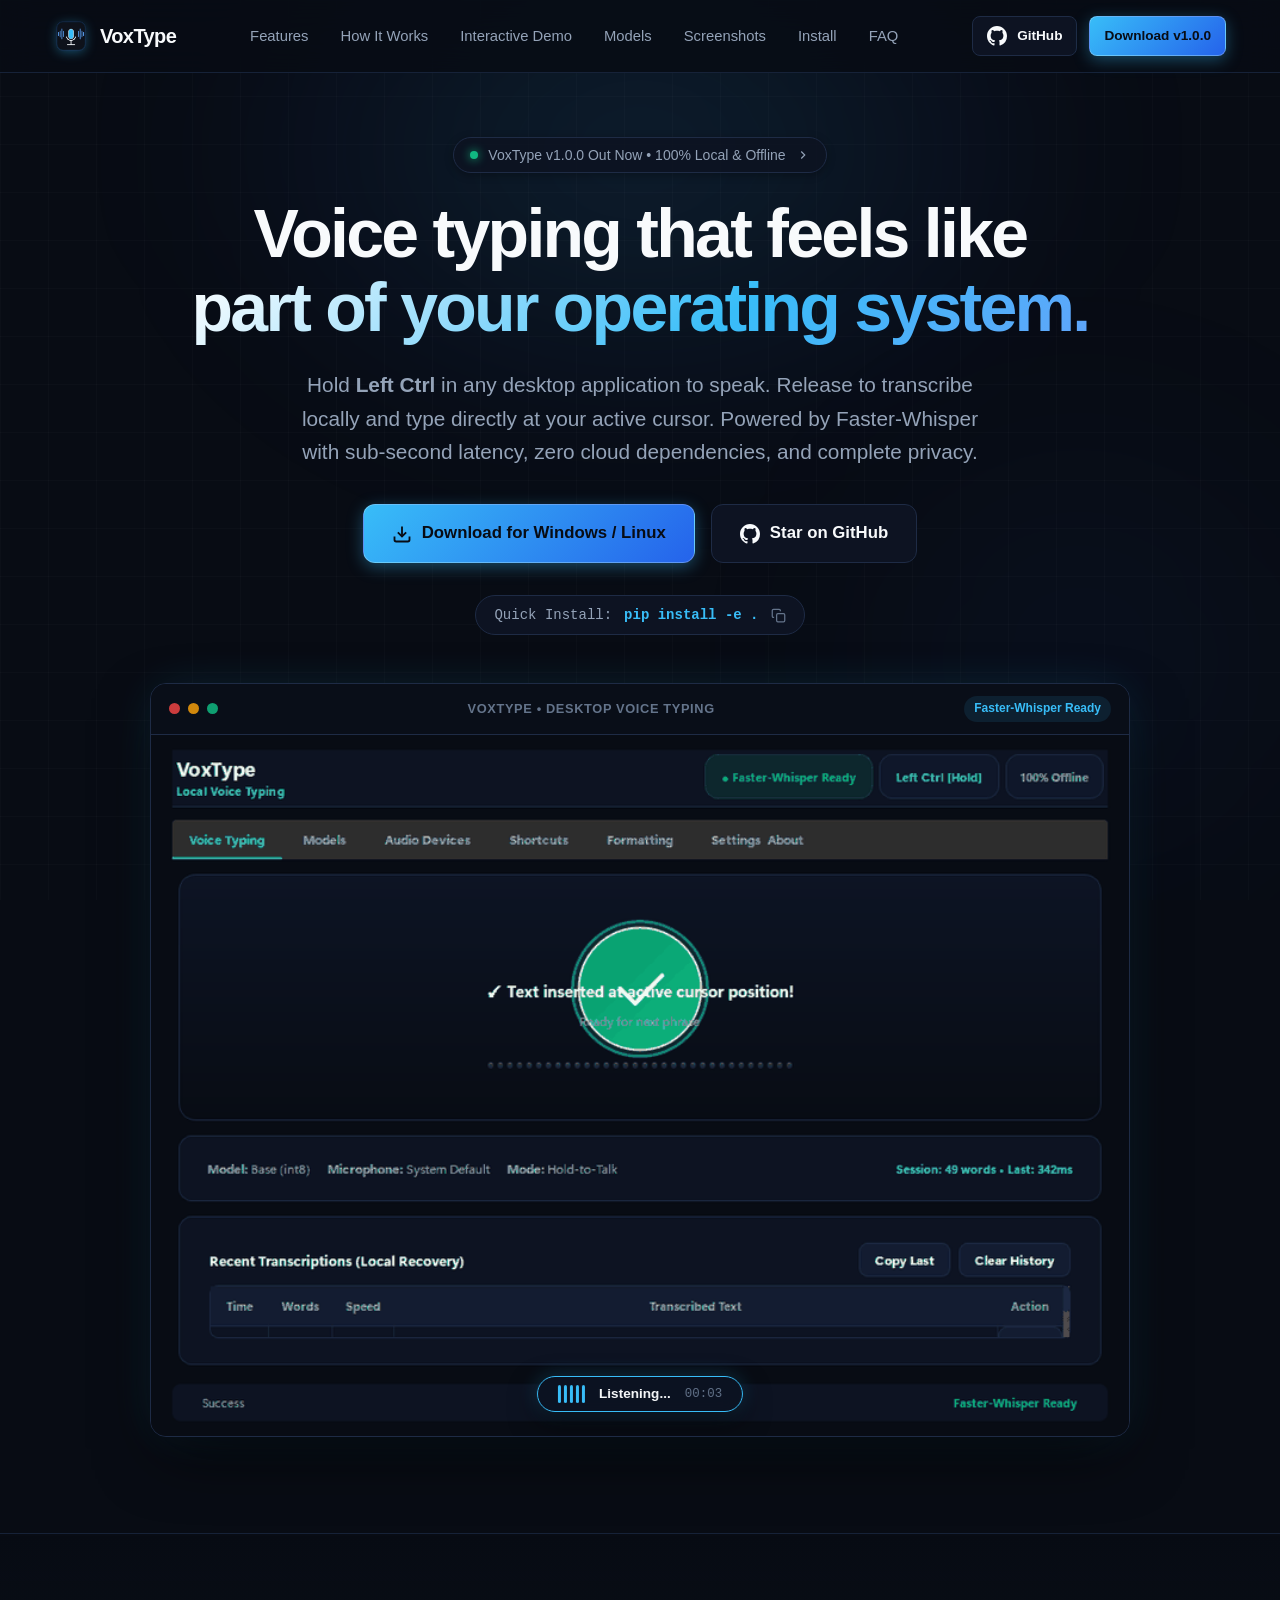
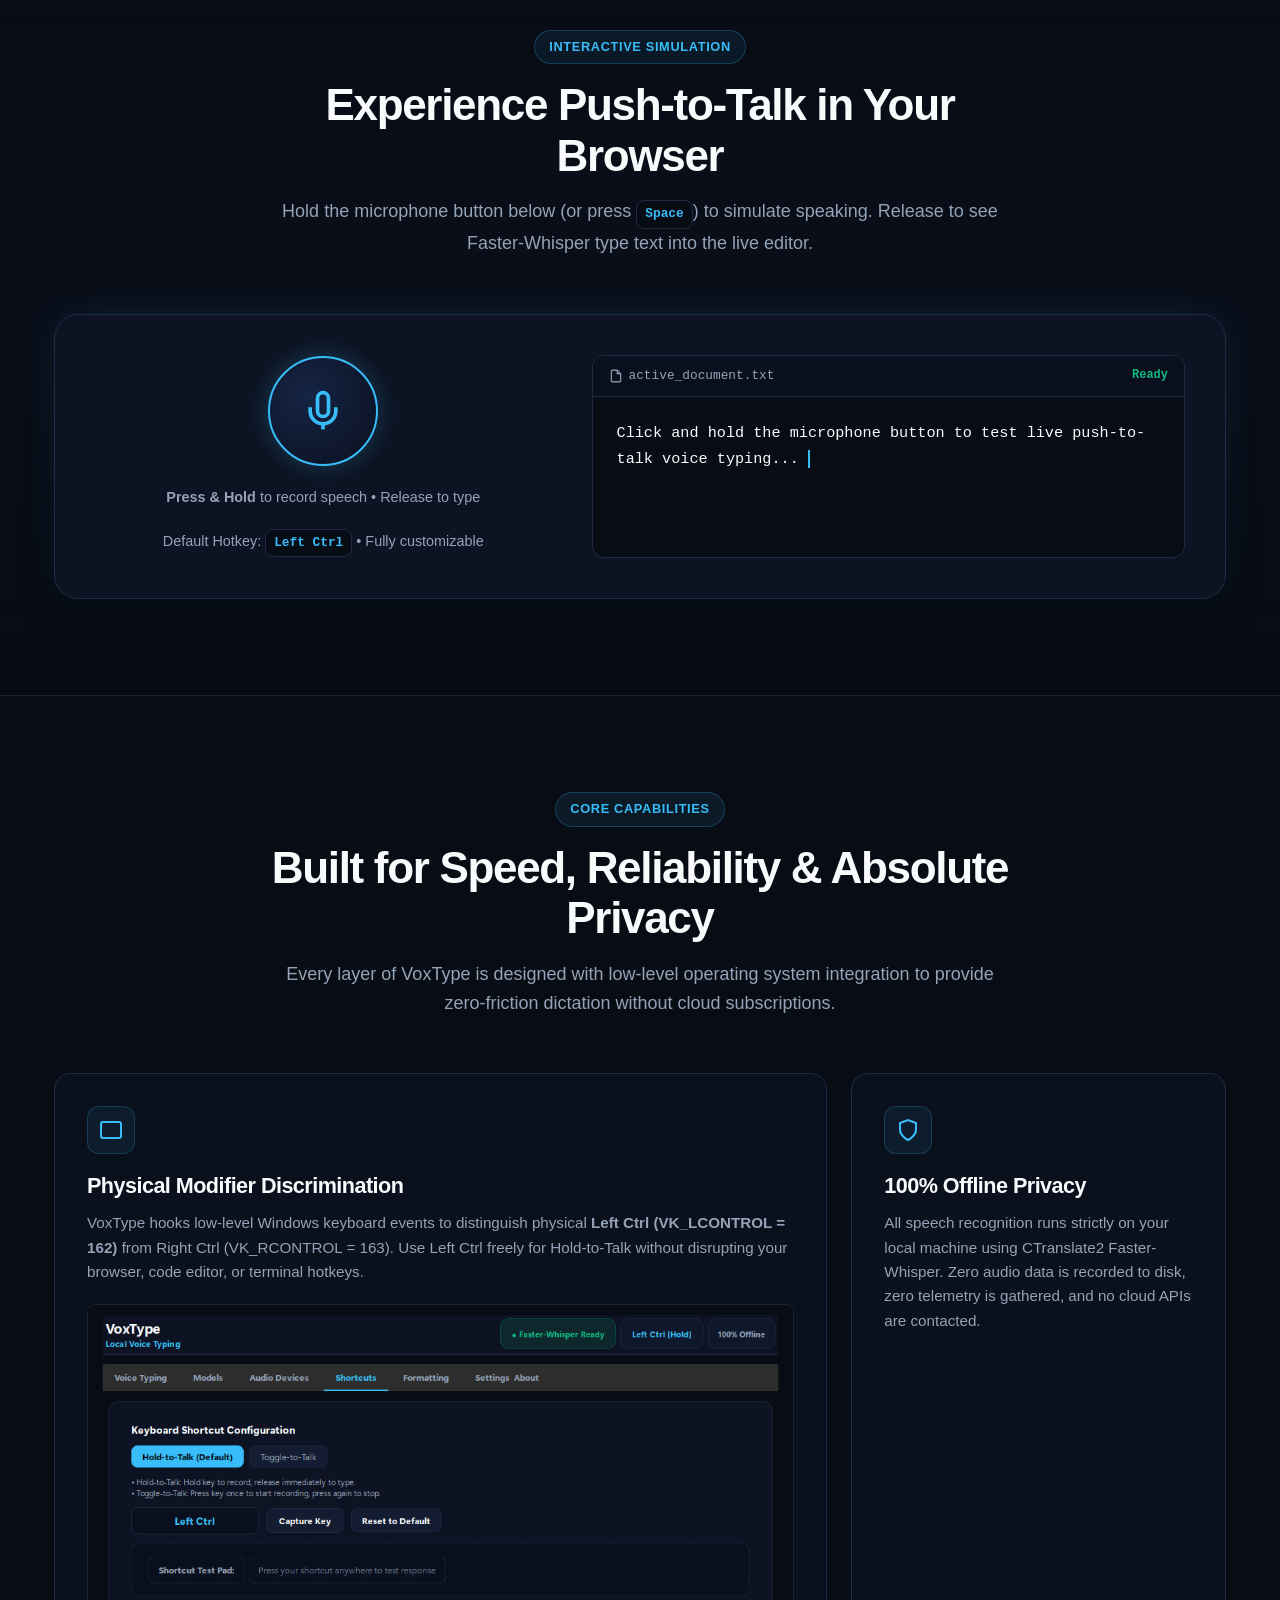
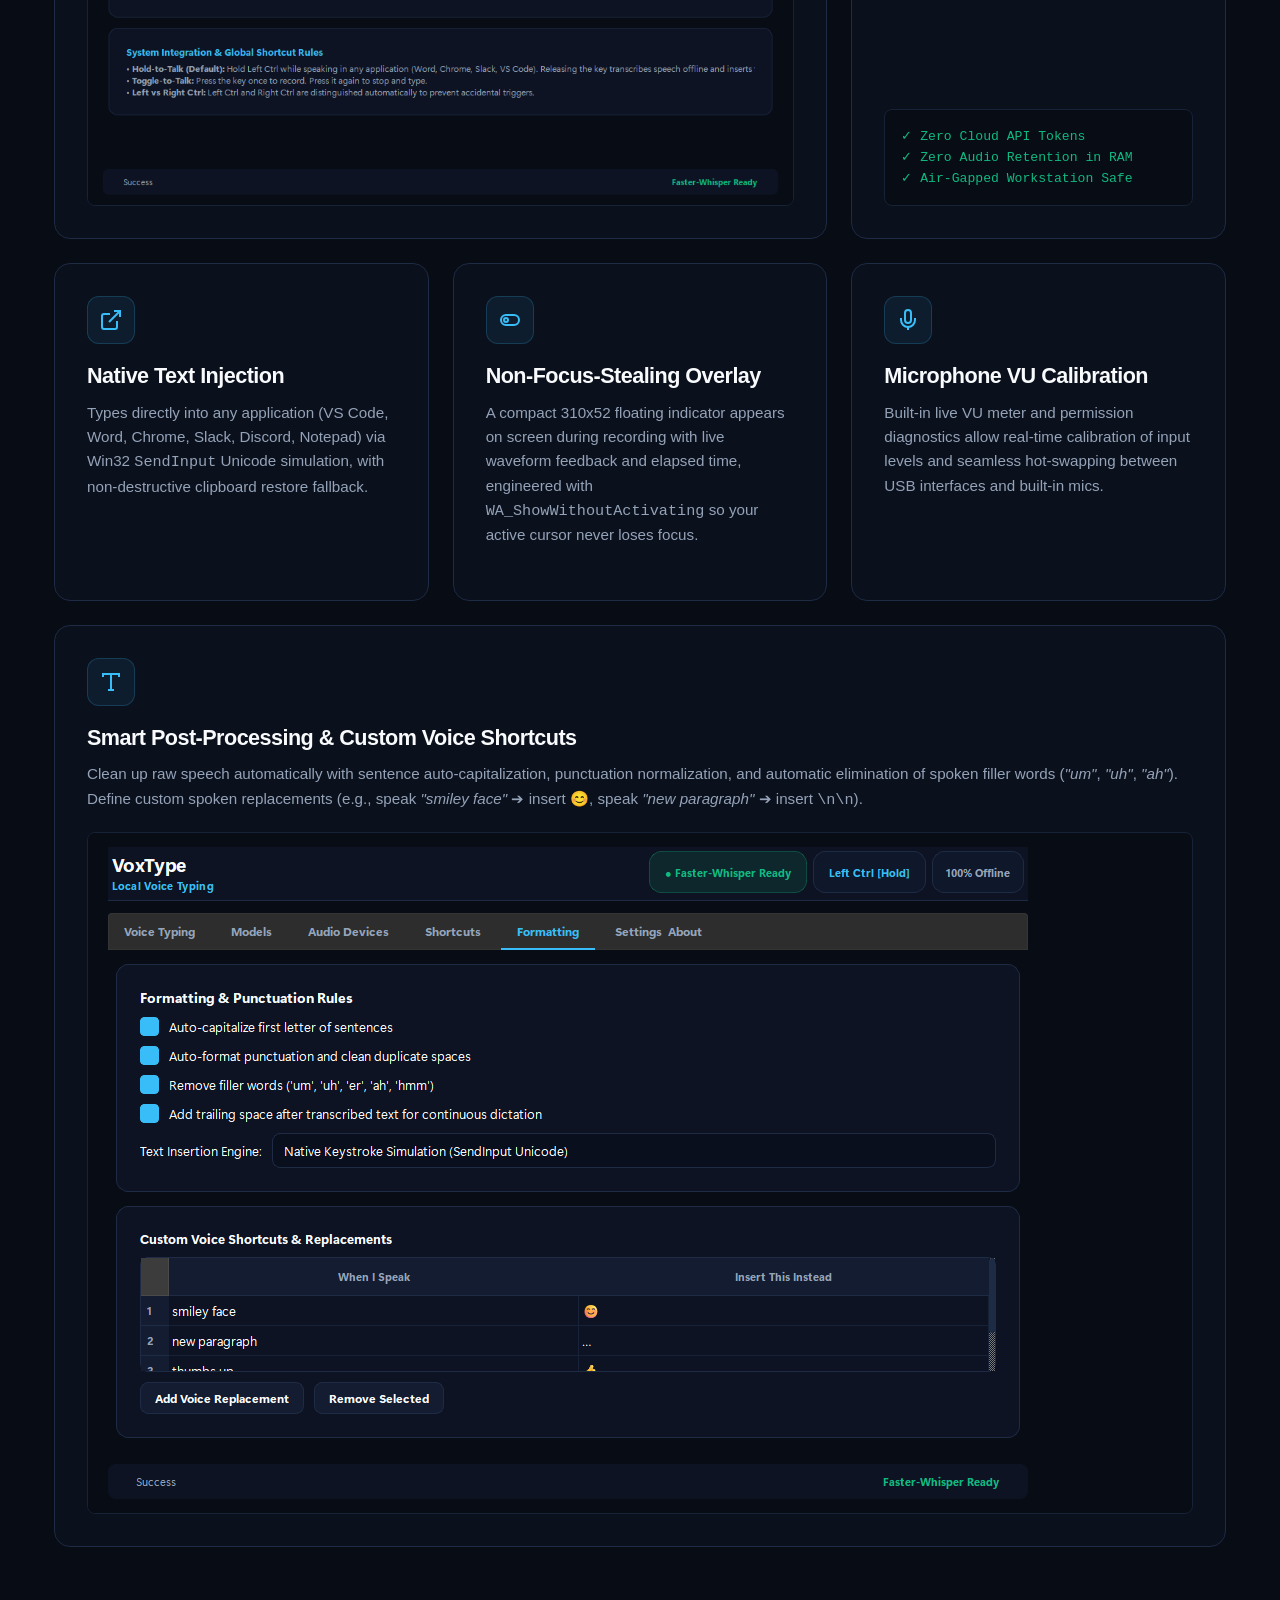
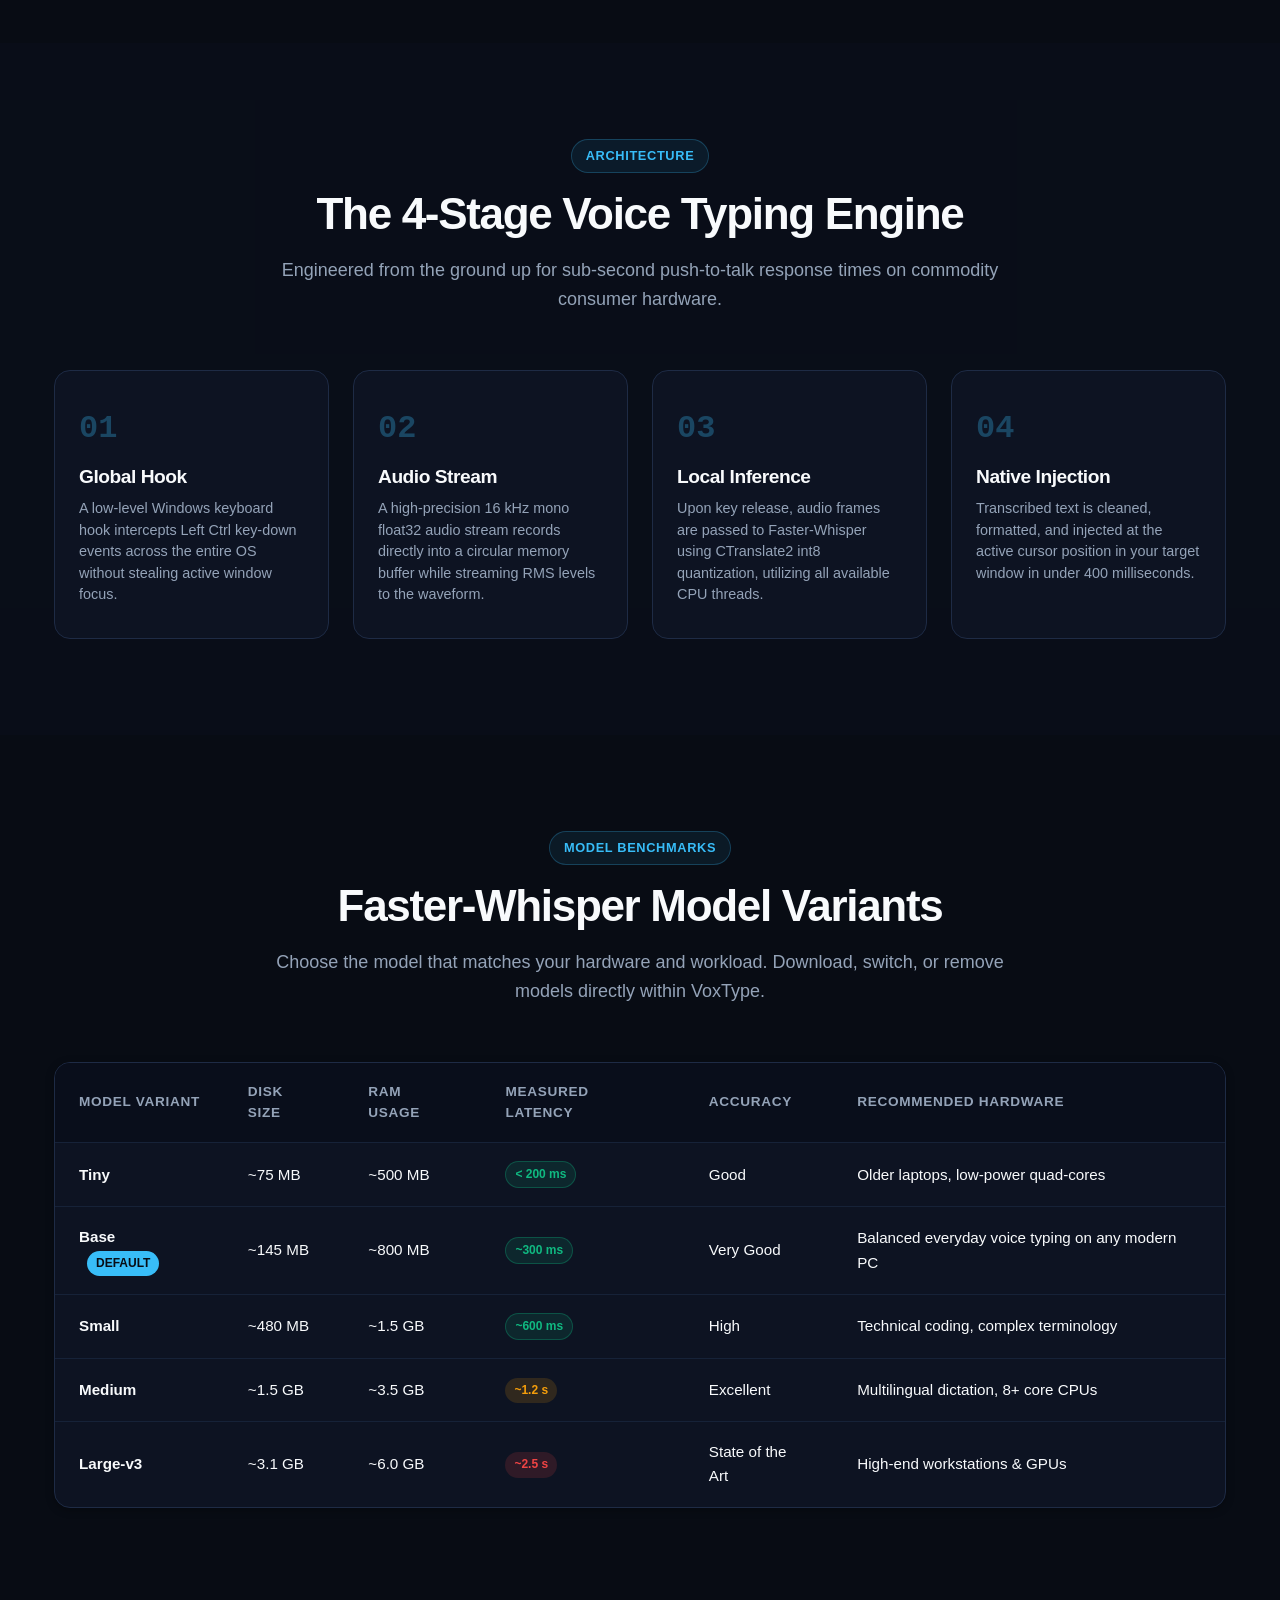
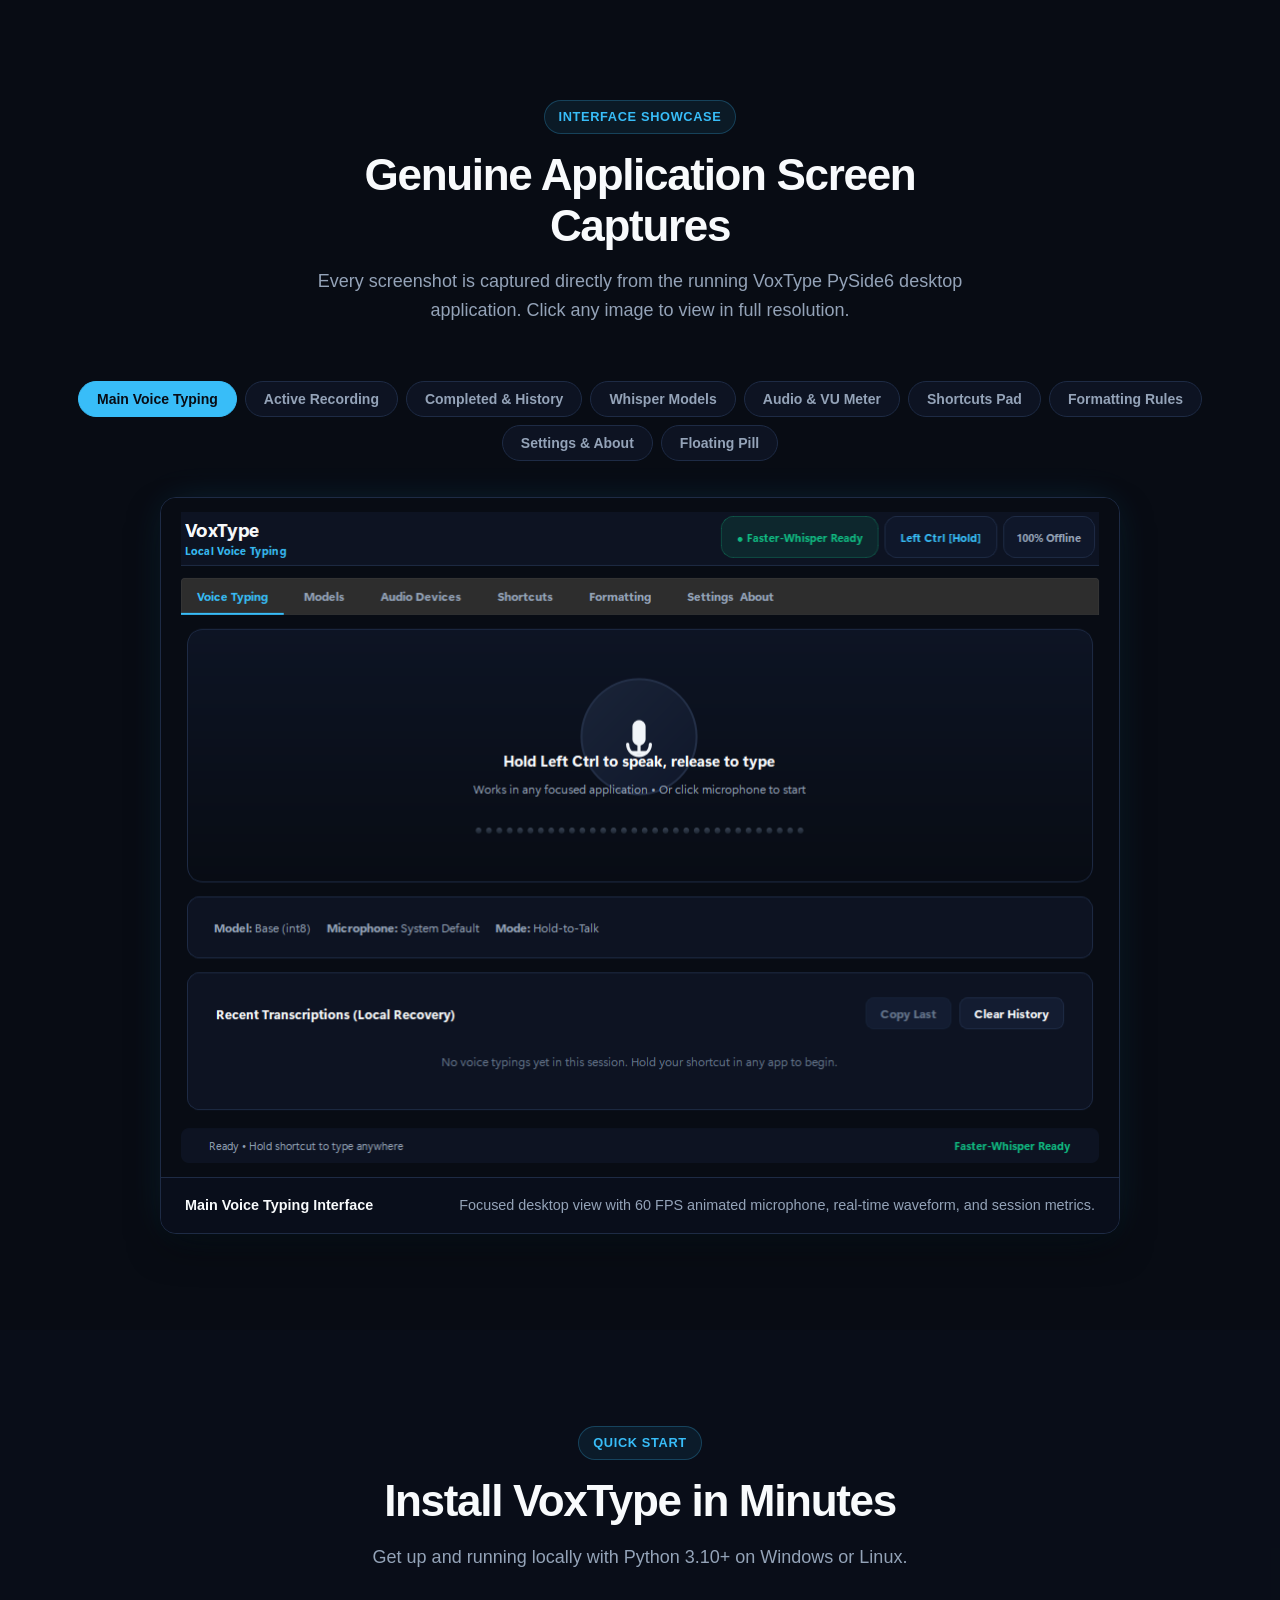
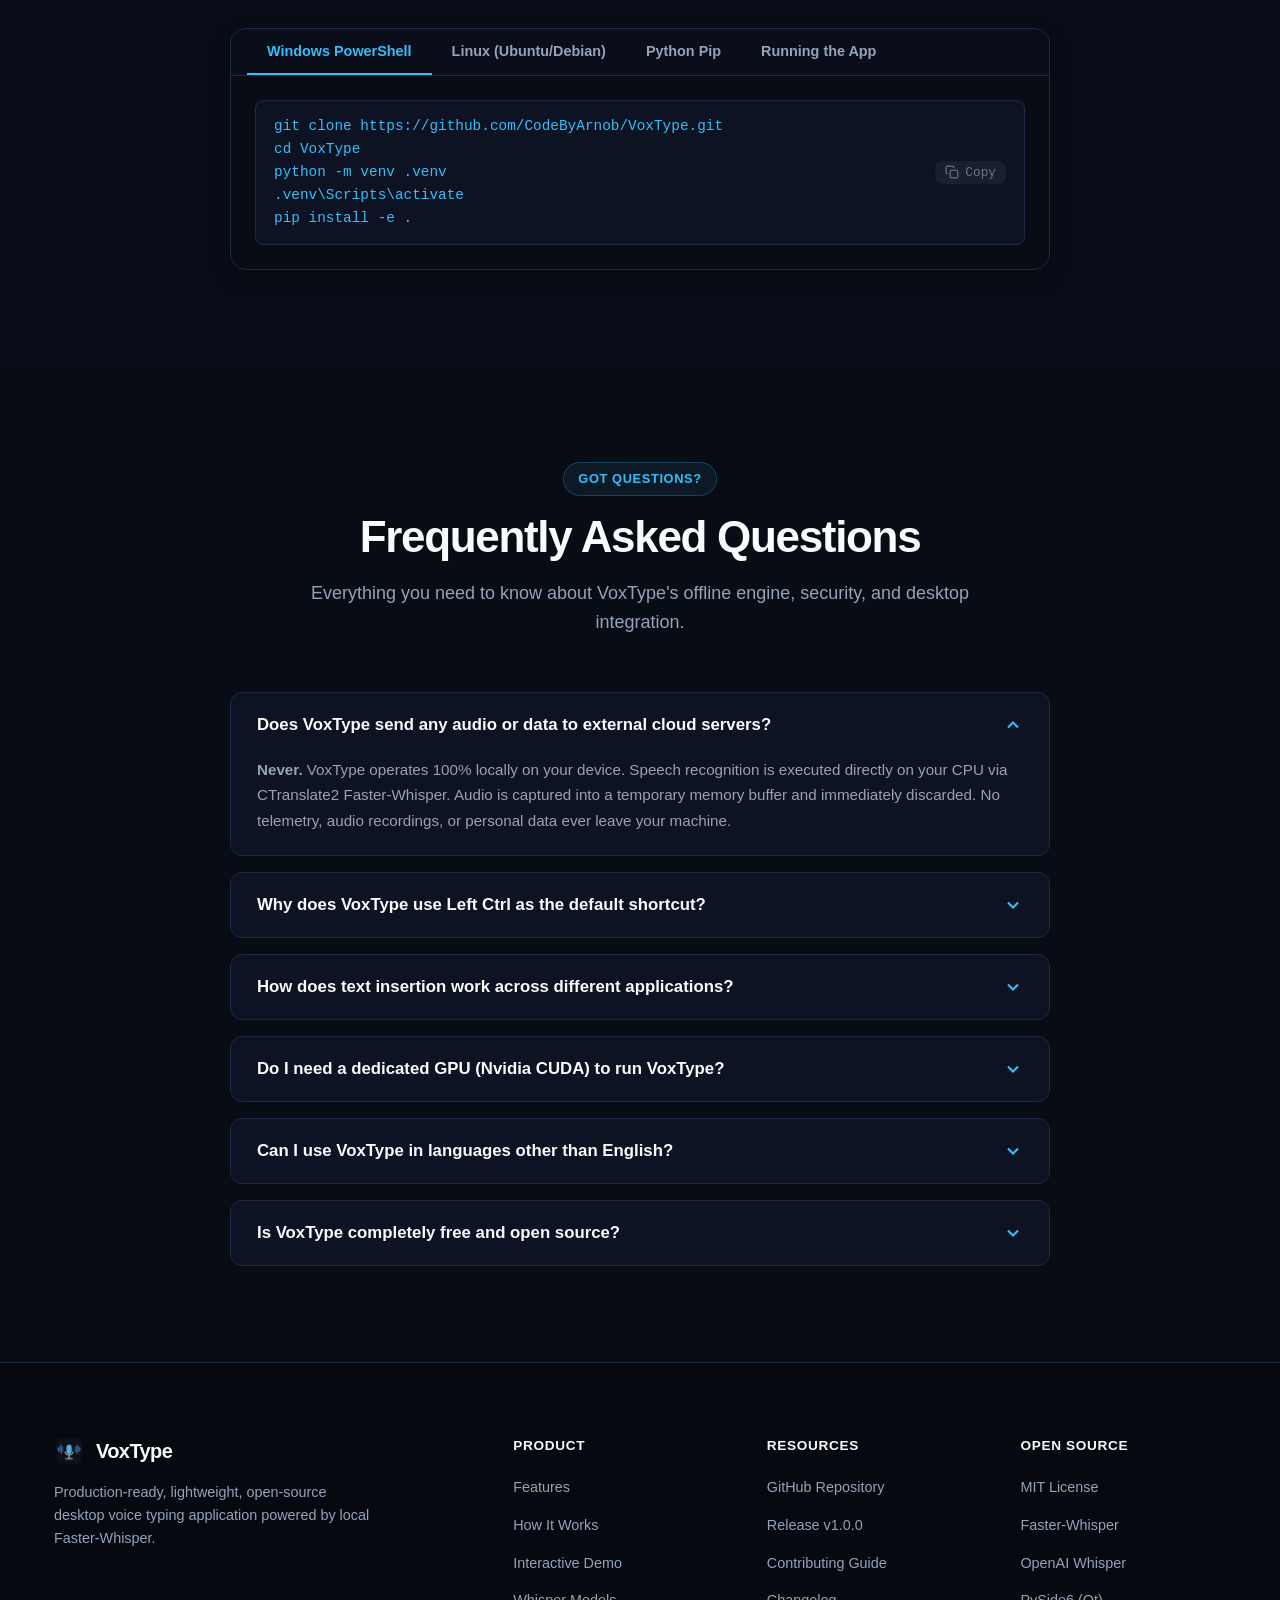
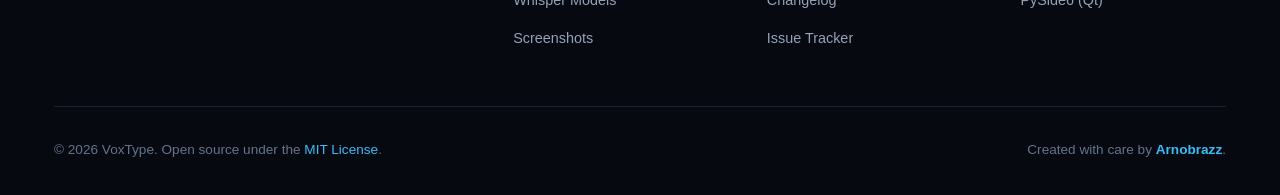
<file: site/index.html>
<!DOCTYPE html>
<html lang="en">
<head>
  <meta charset="UTF-8">
  <meta name="viewport" content="width=device-width, initial-scale=1.0">

  <!-- Primary Meta Tags -->
  <title>VoxType • Local Voice Typing Desktop Application</title>
  <meta name="title" content="VoxType • Local Voice Typing Desktop Application">
  <meta name="description" content="Production-ready, lightweight, open-source desktop voice typing application powered by local Faster-Whisper. Push-to-talk dictation in any application with sub-second latency and 100% offline privacy.">
  <meta name="keywords" content="VoxType, voice typing, push to talk, local speech to text, whisper desktop, faster-whisper, offline transcription, wispr flow alternative, open source voice typing, ctranslate2">
  <meta name="author" content="Arnobrazz">
  <meta name="robots" content="index, follow">
  <link rel="canonical" href="https://codebyarnob.github.io/VoxType/">

  <!-- Favicons -->
  <link rel="icon" type="image/png" href="./assets/icon.png">
  <link rel="shortcut icon" href="./assets/favicon.ico">
  <link rel="apple-touch-icon" href="./assets/icon.png">

  <!-- Open Graph / Facebook / LinkedIn -->
  <meta property="og:type" content="website">
  <meta property="og:url" content="https://codebyarnob.github.io/VoxType/">
  <meta property="og:title" content="VoxType • Local Voice Typing Desktop Application">
  <meta property="og:description" content="Hold Left Ctrl to speak. Release to type into any application. Powered by Faster-Whisper, 100% offline with zero cloud APIs.">
  <meta property="og:image" content="https://codebyarnob.github.io/VoxType/assets/og-image.png">

  <!-- Twitter Card -->
  <meta name="twitter:card" content="summary_large_image">
  <meta name="twitter:url" content="https://codebyarnob.github.io/VoxType/">
  <meta name="twitter:title" content="VoxType • Local Voice Typing Desktop Application">
  <meta name="twitter:description" content="Hold Left Ctrl to speak. Release to type into any application. Powered by Faster-Whisper, 100% offline with zero cloud APIs.">
  <meta name="twitter:image" content="https://codebyarnob.github.io/VoxType/assets/og-image.png">

  <!-- JSON-LD Structured Data -->
  <script type="application/ld+json">
  {
    "@context": "https://schema.org",
    "@type": "SoftwareApplication",
    "name": "VoxType",
    "operatingSystem": "Windows 10, Windows 11, Linux Ubuntu",
    "applicationCategory": "UtilitiesApplication",
    "offers": {
      "@type": "Offer",
      "price": "0",
      "priceCurrency": "USD"
    },
    "description": "Production-ready, lightweight, open-source desktop voice typing application powered by local Faster-Whisper. Push-to-talk dictation in any application with sub-second latency.",
    "softwareVersion": "1.0.0",
    "license": "https://opensource.org/licenses/MIT",
    "author": {
      "@type": "Person",
      "name": "Arnobrazz",
      "url": "https://github.com/CodeByArnob"
    },
    "downloadUrl": "https://github.com/CodeByArnob/VoxType/releases/tag/v1.0.0"
  }
  </script>

  <!-- Stylesheet -->
  <link rel="stylesheet" href="./css/style.css">
</head>
<body>
  <!-- Ambient Glow & Subtle Background Grid -->
  <div class="glow-bg"></div>
  <div class="grid-overlay"></div>

  <!-- Site Header & Sticky Navbar -->
  <header class="site-header">
    <div class="container nav-container">
      <a href="./" class="brand-link" aria-label="VoxType Home">
        <img src="./assets/icon.png" alt="VoxType Logo" class="brand-logo" width="34" height="34">
        <span>VoxType</span>
      </a>

      <nav aria-label="Primary Navigation">
        <ul class="nav-menu">
          <li class="nav-item"><a href="#features">Features</a></li>
          <li class="nav-item"><a href="#how-it-works">How It Works</a></li>
          <li class="nav-item"><a href="#playground">Interactive Demo</a></li>
          <li class="nav-item"><a href="#models">Models</a></li>
          <li class="nav-item"><a href="#screenshots">Screenshots</a></li>
          <li class="nav-item"><a href="#install">Install</a></li>
          <li class="nav-item"><a href="#faq">FAQ</a></li>
        </ul>
      </nav>

      <div class="nav-actions">
        <a href="https://github.com/CodeByArnob/VoxType" class="btn btn-secondary btn-sm" target="_blank" rel="noopener">
          <svg class="btn-icon" viewBox="0 0 24 24" fill="currentColor">
            <path d="M12 0C5.37 0 0 5.37 0 12c0 5.31 3.435 9.795 8.205 11.385.6.105.825-.255.825-.57 0-.285-.015-1.23-.015-2.235-3.015.555-3.795-.735-4.035-1.41-.135-.345-.72-1.41-1.23-1.695-.42-.225-1.02-.78-.015-.795.945-.015 1.62.87 1.845 1.23 1.08 1.815 2.805 1.305 3.495.99.105-.78.42-1.305.765-1.605-2.67-.3-5.46-1.335-5.46-5.925 0-1.305.465-2.385 1.23-3.225-.12-.3-.54-1.53.12-3.18 0 0 1.005-.315 3.3 1.23.96-.27 1.98-.405 3-.405s2.04.135 3 .405c2.295-1.56 3.3-1.23 3.3-1.23.66 1.65.24 2.88.12 3.18.765.84 1.23 1.905 1.23 3.225 0 4.605-2.805 5.625-5.475 5.925.435.375.81 1.095.81 2.22 0 1.605-.015 2.895-.015 3.3 0 .315.225.69.825.57A12.02 12.02 0 0024 12c0-6.63-5.37-12-12-12z"/>
          </svg>
          <span>GitHub</span>
        </a>
        <a href="https://github.com/CodeByArnob/VoxType/releases/tag/v1.0.0" class="btn btn-primary btn-sm" target="_blank" rel="noopener">
          <span>Download v1.0.0</span>
        </a>
        <button class="menu-toggle" aria-label="Toggle navigation menu" aria-expanded="false">
          <span></span>
          <span></span>
          <span></span>
        </button>
      </div>
    </div>
  </header>

  <!-- Hero Section -->
  <main>
    <section class="hero-section">
      <div class="container">
        <!-- Release Announcement Pill -->
        <a href="https://github.com/CodeByArnob/VoxType/releases/tag/v1.0.0" class="hero-pill-badge" target="_blank" rel="noopener">
          <span class="pulse-dot"></span>
          <span>VoxType v1.0.0 Out Now • 100% Local & Offline</span>
          <svg width="14" height="14" viewBox="0 0 24 24" fill="none" stroke="currentColor" stroke-width="2"><polyline points="9 18 15 12 9 6"/></svg>
        </a>

        <!-- Headline & Subtitle -->
        <h1 class="hero-title">
          Voice typing that feels like <br/>
          <span class="text-gradient">part of your operating system.</span>
        </h1>

        <p class="hero-subtitle">
          Hold <strong>Left Ctrl</strong> in any desktop application to speak. Release to transcribe locally and type directly at your active cursor. Powered by Faster-Whisper with sub-second latency, zero cloud dependencies, and complete privacy.
        </p>

        <!-- CTA Buttons -->
        <div class="hero-actions">
          <a href="https://github.com/CodeByArnob/VoxType/releases/tag/v1.0.0" class="btn btn-primary btn-lg" target="_blank" rel="noopener">
            <svg class="btn-icon" viewBox="0 0 24 24" fill="none" stroke="currentColor" stroke-width="2.2">
              <path d="M21 15v4a2 2 0 0 1-2 2H5a2 2 0 0 1-2-2v-4"/>
              <polyline points="7 10 12 15 17 10"/>
              <line x1="12" y1="15" x2="12" y2="3"/>
            </svg>
            <span>Download for Windows / Linux</span>
          </a>
          <a href="https://github.com/CodeByArnob/VoxType" class="btn btn-secondary btn-lg" target="_blank" rel="noopener">
            <svg class="btn-icon" viewBox="0 0 24 24" fill="currentColor">
              <path d="M12 0C5.37 0 0 5.37 0 12c0 5.31 3.435 9.795 8.205 11.385.6.105.825-.255.825-.57 0-.285-.015-1.23-.015-2.235-3.015.555-3.795-.735-4.035-1.41-.135-.345-.72-1.41-1.23-1.695-.42-.225-1.02-.78-.015-.795.945-.015 1.62.87 1.845 1.23 1.08 1.815 2.805 1.305 3.495.99.105-.78.42-1.305.765-1.605-2.67-.3-5.46-1.335-5.46-5.925 0-1.305.465-2.385 1.23-3.225-.12-.3-.54-1.53.12-3.18 0 0 1.005-.315 3.3 1.23.96-.27 1.98-.405 3-.405s2.04.135 3 .405c2.295-1.56 3.3-1.23 3.3-1.23.66 1.65.24 2.88.12 3.18.765.84 1.23 1.905 1.23 3.225 0 4.605-2.805 5.625-5.475 5.925.435.375.81 1.095.81 2.22 0 1.605-.015 2.895-.015 3.3 0 .315.225.69.825.57A12.02 12.02 0 0024 12c0-6.63-5.37-12-12-12z"/>
            </svg>
            <span>Star on GitHub</span>
          </a>
        </div>

        <!-- Quick Install Terminal Pill -->
        <div class="quick-install-pill">
          <span>Quick Install:</span>
          <code>pip install -e .</code>
          <button class="copy-mini-btn" data-copy="pip install -e ." aria-label="Copy install command">
            <svg width="15" height="15" viewBox="0 0 24 24" fill="none" stroke="currentColor" stroke-width="2">
              <rect x="9" y="9" width="13" height="13" rx="2" ry="2"/>
              <path d="M5 15H4a2 2 0 0 1-2-2V4a2 2 0 0 1 2-2h9a2 2 0 0 1 2 2v1"/>
            </svg>
          </button>
        </div>

        <!-- Hero Window Showcase: Genuine Application Demo GIF -->
        <div class="hero-visual-wrapper">
          <div class="hero-window-frame">
            <div class="window-header">
              <div class="window-controls">
                <span class="window-dot red"></span>
                <span class="window-dot yellow"></span>
                <span class="window-dot green"></span>
              </div>
              <div class="window-title">VoxType • Desktop Voice Typing</div>
              <div class="window-badge">Faster-Whisper Ready</div>
            </div>
            <div class="window-media">
              <img src="./images/voxtype_demo.gif" alt="Genuine VoxType Voice Typing Demonstration" width="920" height="660" loading="eager">
              
              <!-- Floating Overlay Pill Mockup in Demo -->
              <div class="floating-pill-demo">
                <div class="pill-wave-bars">
                  <span></span><span></span><span></span><span></span><span></span>
                </div>
                <div class="pill-text">Listening...</div>
                <div class="pill-time">00:03</div>
              </div>
            </div>
          </div>
        </div>
      </div>
    </section>

    <!-- Interactive Push-to-Talk Simulator / Playground -->
    <section id="playground" class="interactive-section">
      <div class="container">
        <div class="section-header">
          <span class="section-tag">Interactive Simulation</span>
          <h2 class="section-title">Experience Push-to-Talk in Your Browser</h2>
          <p class="section-subtitle">
            Hold the microphone button below (or press <kbd class="sim-key-badge">Space</kbd>) to simulate speaking. Release to see Faster-Whisper type text into the live editor.
          </p>
        </div>

        <div class="playground-card">
          <!-- Left: Simulation Controls -->
          <div class="sim-controls">
            <button id="simMicTrigger" class="sim-mic-trigger" aria-label="Simulate Voice Typing Push-to-Talk" tabindex="0">
              <svg class="sim-mic-icon" viewBox="0 0 24 24" fill="none" stroke="currentColor" stroke-width="2">
                <path d="M12 2a3 3 0 0 0-3 3v7a3 3 0 0 0 6 0V5a3 3 0 0 0-3-3z"/>
                <path d="M19 10v2a7 7 0 0 1-14 0v-2"/>
                <line x1="12" y1="19" x2="12" y2="22"/>
              </svg>
            </button>
            <div id="simStatusLbl" class="sim-hint">
              <strong>Press & Hold</strong> to record speech • Release to type
            </div>
            <div class="sim-hint">
              Default Hotkey: <kbd class="sim-key-badge">Left Ctrl</kbd> • Fully customizable
            </div>
          </div>

          <!-- Right: Mock Code / Document Editor -->
          <div class="sim-editor">
            <div class="sim-editor-bar">
              <div class="sim-tab">
                <svg width="14" height="14" viewBox="0 0 24 24" fill="none" stroke="currentColor" stroke-width="2"><path d="M14 2H6a2 2 0 0 0-2 2v16a2 2 0 0 0 2 2h12a2 2 0 0 0 2-2V8z"/><polyline points="14 2 14 8 20 8"/></svg>
                <span>active_document.txt</span>
              </div>
              <div id="simMetricsTag" class="sim-metrics-tag">Ready</div>
            </div>
            <div id="simEditorContent" class="sim-editor-content">
              Click and hold the microphone button to test live push-to-talk voice typing...
              <span class="sim-cursor"></span>
            </div>
          </div>
        </div>
      </div>
    </section>

    <!-- Key Features Section (Bento Grid) -->
    <section id="features">
      <div class="container">
        <div class="section-header">
          <span class="section-tag">Core Capabilities</span>
          <h2 class="section-title">Built for Speed, Reliability & Absolute Privacy</h2>
          <p class="section-subtitle">
            Every layer of VoxType is designed with low-level operating system integration to provide zero-friction dictation without cloud subscriptions.
          </p>
        </div>

        <div class="bento-grid">
          <!-- Bento 1: Left Ctrl Push-to-Talk (Col 8) -->
          <div class="bento-card bento-col-8">
            <div class="bento-icon-box">
              <svg width="24" height="24" viewBox="0 0 24 24" fill="none" stroke="currentColor" stroke-width="2"><rect x="2" y="4" width="20" height="16" rx="2"/><line x1="6" y1="8" x2="6" y2="8"/><line x1="10" y1="8" x2="10" y2="8"/><line x1="14" y1="8" x2="14" y2="8"/><line x1="18" y1="8" x2="18" y2="8"/></svg>
            </div>
            <h3 class="bento-title">Physical Modifier Discrimination</h3>
            <p class="bento-desc">
              VoxType hooks low-level Windows keyboard events to distinguish physical <strong>Left Ctrl (VK_LCONTROL = 162)</strong> from Right Ctrl (VK_RCONTROL = 163). Use Left Ctrl freely for Hold-to-Talk without disrupting your browser, code editor, or terminal hotkeys.
            </p>
            <div class="bento-visual">
              <img src="./images/07_shortcuts_config.png" alt="Keyboard Shortcuts Configuration" width="960" height="680" loading="lazy">
            </div>
          </div>

          <!-- Bento 2: 100% Offline (Col 4) -->
          <div class="bento-card bento-col-4">
            <div class="bento-icon-box">
              <svg width="24" height="24" viewBox="0 0 24 24" fill="none" stroke="currentColor" stroke-width="2"><path d="M12 22s8-4 8-10V5l-8-3-8 3v7c0 6 8 10 8 10z"/></svg>
            </div>
            <h3 class="bento-title">100% Offline Privacy</h3>
            <p class="bento-desc">
              All speech recognition runs strictly on your local machine using CTranslate2 Faster-Whisper. Zero audio data is recorded to disk, zero telemetry is gathered, and no cloud APIs are contacted.
            </p>
            <div class="bento-visual" style="padding: 16px; font-family: var(--font-mono); font-size: 0.82rem; color: #10B981;">
              ✓ Zero Cloud API Tokens<br/>
              ✓ Zero Audio Retention in RAM<br/>
              ✓ Air-Gapped Workstation Safe
            </div>
          </div>

          <!-- Bento 3: Native Keystroke Injection (Col 4) -->
          <div class="bento-card bento-col-4">
            <div class="bento-icon-box">
              <svg width="24" height="24" viewBox="0 0 24 24" fill="none" stroke="currentColor" stroke-width="2"><path d="M18 13v6a2 2 0 0 1-2 2H5a2 2 0 0 1-2-2V8a2 2 0 0 1 2-2h6"/><polyline points="15 3 21 3 21 9"/><line x1="10" y1="14" x2="21" y2="3"/></svg>
            </div>
            <h3 class="bento-title">Native Text Injection</h3>
            <p class="bento-desc">
              Types directly into any application (VS Code, Word, Chrome, Slack, Discord, Notepad) via Win32 <code>SendInput</code> Unicode simulation, with non-destructive clipboard restore fallback.
            </p>
          </div>

          <!-- Bento 4: Floating Overlay Pill (Col 4) -->
          <div class="bento-card bento-col-4">
            <div class="bento-icon-box">
              <svg width="24" height="24" viewBox="0 0 24 24" fill="none" stroke="currentColor" stroke-width="2"><rect x="3" y="7" width="18" height="10" rx="5"/><circle cx="8" cy="12" r="2"/></svg>
            </div>
            <h3 class="bento-title">Non-Focus-Stealing Overlay</h3>
            <p class="bento-desc">
              A compact 310x52 floating indicator appears on screen during recording with live waveform feedback and elapsed time, engineered with <code>WA_ShowWithoutActivating</code> so your active cursor never loses focus.
            </p>
          </div>

          <!-- Bento 5: Audio Calibration & VU Meter (Col 4) -->
          <div class="bento-card bento-col-4">
            <div class="bento-icon-box">
              <svg width="24" height="24" viewBox="0 0 24 24" fill="none" stroke="currentColor" stroke-width="2"><path d="M12 2a3 3 0 0 0-3 3v7a3 3 0 0 0 6 0V5a3 3 0 0 0-3-3z"/><path d="M19 10v2a7 7 0 0 1-14 0v-2"/><line x1="12" y1="19" x2="12" y2="22"/></svg>
            </div>
            <h3 class="bento-title">Microphone VU Calibration</h3>
            <p class="bento-desc">
              Built-in live VU meter and permission diagnostics allow real-time calibration of input levels and seamless hot-swapping between USB interfaces and built-in mics.
            </p>
          </div>

          <!-- Bento 6: Smart Text Formatting & Voice Shortcuts (Col 12) -->
          <div class="bento-card bento-col-12">
            <div class="bento-icon-box">
              <svg width="24" height="24" viewBox="0 0 24 24" fill="none" stroke="currentColor" stroke-width="2"><polyline points="4 7 4 4 20 4 20 7"/><line x1="9" y1="20" x2="15" y2="20"/><line x1="12" y1="4" x2="12" y2="20"/></svg>
            </div>
            <h3 class="bento-title">Smart Post-Processing & Custom Voice Shortcuts</h3>
            <p class="bento-desc">
              Clean up raw speech automatically with sentence auto-capitalization, punctuation normalization, and automatic elimination of spoken filler words (<em>"um"</em>, <em>"uh"</em>, <em>"ah"</em>). Define custom spoken replacements (e.g., speak <em>"smiley face"</em> ➔ insert <code>😊</code>, speak <em>"new paragraph"</em> ➔ insert <code>\n\n</code>).
            </p>
            <div class="bento-visual">
              <img src="./images/08_formatting_rules.png" alt="Formatting Rules and Voice Replacements" width="960" height="680" loading="lazy">
            </div>
          </div>
        </div>
      </div>
    </section>

    <!-- How It Works (Workflow Pipeline) -->
    <section id="how-it-works" style="background: rgba(13, 19, 34, 0.35);">
      <div class="container">
        <div class="section-header">
          <span class="section-tag">Architecture</span>
          <h2 class="section-title">The 4-Stage Voice Typing Engine</h2>
          <p class="section-subtitle">
            Engineered from the ground up for sub-second push-to-talk response times on commodity consumer hardware.
          </p>
        </div>

        <div class="workflow-steps">
          <!-- Step 1 -->
          <div class="step-card">
            <div class="step-num">01</div>
            <h3 class="step-title">Global Hook</h3>
            <p class="step-desc">
              A low-level Windows keyboard hook intercepts Left Ctrl key-down events across the entire OS without stealing active window focus.
            </p>
          </div>

          <!-- Step 2 -->
          <div class="step-card">
            <div class="step-num">02</div>
            <h3 class="step-title">Audio Stream</h3>
            <p class="step-desc">
              A high-precision 16 kHz mono float32 audio stream records directly into a circular memory buffer while streaming RMS levels to the waveform.
            </p>
          </div>

          <!-- Step 3 -->
          <div class="step-card">
            <div class="step-num">03</div>
            <h3 class="step-title">Local Inference</h3>
            <p class="step-desc">
              Upon key release, audio frames are passed to Faster-Whisper using CTranslate2 int8 quantization, utilizing all available CPU threads.
            </p>
          </div>

          <!-- Step 4 -->
          <div class="step-card">
            <div class="step-num">04</div>
            <h3 class="step-title">Native Injection</h3>
            <p class="step-desc">
              Transcribed text is cleaned, formatted, and injected at the active cursor position in your target window in under 400 milliseconds.
            </p>
          </div>
        </div>
      </div>
    </section>

    <!-- Faster-Whisper Model Support Matrix -->
    <section id="models">
      <div class="container">
        <div class="section-header">
          <span class="section-tag">Model Benchmarks</span>
          <h2 class="section-title">Faster-Whisper Model Variants</h2>
          <p class="section-subtitle">
            Choose the model that matches your hardware and workload. Download, switch, or remove models directly within VoxType.
          </p>
        </div>

        <div class="table-wrapper">
          <table class="model-table">
            <thead>
              <tr>
                <th>Model Variant</th>
                <th>Disk Size</th>
                <th>RAM Usage</th>
                <th>Measured Latency</th>
                <th>Accuracy</th>
                <th>Recommended Hardware</th>
              </tr>
            </thead>
            <tbody>
              <tr>
                <td><strong>Tiny</strong></td>
                <td>~75 MB</td>
                <td>~500 MB</td>
                <td><span class="badge-tag badge-speed">&lt; 200 ms</span></td>
                <td>Good</td>
                <td>Older laptops, low-power quad-cores</td>
              </tr>
              <tr>
                <td>
                  <strong>Base</strong>
                  <span class="badge-tag badge-active" style="margin-left: 8px;">DEFAULT</span>
                </td>
                <td>~145 MB</td>
                <td>~800 MB</td>
                <td><span class="badge-tag badge-speed">~300 ms</span></td>
                <td>Very Good</td>
                <td>Balanced everyday voice typing on any modern PC</td>
              </tr>
              <tr>
                <td><strong>Small</strong></td>
                <td>~480 MB</td>
                <td>~1.5 GB</td>
                <td><span class="badge-tag badge-speed">~600 ms</span></td>
                <td>High</td>
                <td>Technical coding, complex terminology</td>
              </tr>
              <tr>
                <td><strong>Medium</strong></td>
                <td>~1.5 GB</td>
                <td>~3.5 GB</td>
                <td><span class="badge-tag" style="background: rgba(245, 158, 11, 0.15); color: #F59E0B;">~1.2 s</span></td>
                <td>Excellent</td>
                <td>Multilingual dictation, 8+ core CPUs</td>
              </tr>
              <tr>
                <td><strong>Large-v3</strong></td>
                <td>~3.1 GB</td>
                <td>~6.0 GB</td>
                <td><span class="badge-tag" style="background: rgba(239, 68, 68, 0.15); color: #EF4444;">~2.5 s</span></td>
                <td>State of the Art</td>
                <td>High-end workstations & GPUs</td>
              </tr>
            </tbody>
          </table>
        </div>
      </div>
    </section>

    <!-- Real Application Screenshot Gallery -->
    <section id="screenshots">
      <div class="container">
        <div class="section-header">
          <span class="section-tag">Interface Showcase</span>
          <h2 class="section-title">Genuine Application Screen Captures</h2>
          <p class="section-subtitle">
            Every screenshot is captured directly from the running VoxType PySide6 desktop application. Click any image to view in full resolution.
          </p>
        </div>

        <!-- Gallery Tabs -->
        <div class="gallery-tabs">
          <button class="gallery-tab-btn active" data-screen="main">Main Voice Typing</button>
          <button class="gallery-tab-btn" data-screen="recording">Active Recording</button>
          <button class="gallery-tab-btn" data-screen="transcribed">Completed & History</button>
          <button class="gallery-tab-btn" data-screen="models">Whisper Models</button>
          <button class="gallery-tab-btn" data-screen="audio">Audio & VU Meter</button>
          <button class="gallery-tab-btn" data-screen="shortcuts">Shortcuts Pad</button>
          <button class="gallery-tab-btn" data-screen="formatting">Formatting Rules</button>
          <button class="gallery-tab-btn" data-screen="settings">Settings & About</button>
          <button class="gallery-tab-btn" data-screen="floating">Floating Pill</button>
        </div>

        <!-- Gallery Stage -->
        <div class="gallery-stage">
          <img id="galleryStageImg" class="gallery-view-img" src="./images/01_main_idle.png" alt="Main Voice Typing Interface" width="960" height="680">
          <div class="gallery-caption">
            <span id="galleryCaptionTitle" style="font-weight: 700; color: #F8FAFC;">Main Voice Typing Interface</span>
            <span id="galleryCaptionDesc">Focused desktop view with 60 FPS animated microphone, real-time waveform, and session metrics.</span>
          </div>
        </div>
      </div>
    </section>

    <!-- Installation & Setup Guide -->
    <section id="install" style="background: rgba(13, 19, 34, 0.35);">
      <div class="container">
        <div class="section-header">
          <span class="section-tag">Quick Start</span>
          <h2 class="section-title">Install VoxType in Minutes</h2>
          <p class="section-subtitle">
            Get up and running locally with Python 3.10+ on Windows or Linux.
          </p>
        </div>

        <div class="install-container">
          <div class="install-nav">
            <button class="install-tab-btn active" data-tab="tab-win">Windows PowerShell</button>
            <button class="install-tab-btn" data-tab="tab-linux">Linux (Ubuntu/Debian)</button>
            <button class="install-tab-btn" data-tab="tab-pip">Python Pip</button>
            <button class="install-tab-btn" data-tab="tab-run">Running the App</button>
          </div>

          <!-- Tab 1: Windows -->
          <div id="tab-win" class="install-panel active">
            <div class="code-box">
              <code>git clone https://github.com/CodeByArnob/VoxType.git<br/>cd VoxType<br/>python -m venv .venv<br/>.venv\Scripts\activate<br/>pip install -e .</code>
              <button class="copy-btn" data-copy="git clone https://github.com/CodeByArnob/VoxType.git&#10;cd VoxType&#10;python -m venv .venv&#10;.venv\Scripts\activate&#10;pip install -e .">
                <svg width="14" height="14" viewBox="0 0 24 24" fill="none" stroke="currentColor" stroke-width="2"><rect x="9" y="9" width="13" height="13" rx="2" ry="2"/><path d="M5 15H4a2 2 0 0 1-2-2V4a2 2 0 0 1 2-2h9a2 2 0 0 1 2 2v1"/></svg>
                <span>Copy</span>
              </button>
            </div>
          </div>

          <!-- Tab 2: Linux -->
          <div id="tab-linux" class="install-panel">
            <div class="code-box">
              <code>sudo apt update &amp;&amp; sudo apt install -y python3-venv libasound2-dev<br/>git clone https://github.com/CodeByArnob/VoxType.git<br/>cd VoxType<br/>python3 -m venv .venv<br/>source .venv/bin/activate<br/>pip install -e .</code>
              <button class="copy-btn" data-copy="sudo apt update &amp;&amp; sudo apt install -y python3-venv libasound2-dev&#10;git clone https://github.com/CodeByArnob/VoxType.git&#10;cd VoxType&#10;python3 -m venv .venv&#10;source .venv/bin/activate&#10;pip install -e .">
                <svg width="14" height="14" viewBox="0 0 24 24" fill="none" stroke="currentColor" stroke-width="2"><rect x="9" y="9" width="13" height="13" rx="2" ry="2"/><path d="M5 15H4a2 2 0 0 1-2-2V4a2 2 0 0 1 2-2h9a2 2 0 0 1 2 2v1"/></svg>
                <span>Copy</span>
              </button>
            </div>
          </div>

          <!-- Tab 3: Pip -->
          <div id="tab-pip" class="install-panel">
            <div class="code-box">
              <code>pip install --upgrade pip<br/>pip install -e .</code>
              <button class="copy-btn" data-copy="pip install --upgrade pip&#10;pip install -e .">
                <svg width="14" height="14" viewBox="0 0 24 24" fill="none" stroke="currentColor" stroke-width="2"><rect x="9" y="9" width="13" height="13" rx="2" ry="2"/><path d="M5 15H4a2 2 0 0 1-2-2V4a2 2 0 0 1 2-2h9a2 2 0 0 1 2 2v1"/></svg>
                <span>Copy</span>
              </button>
            </div>
          </div>

          <!-- Tab 4: Running -->
          <div id="tab-run" class="install-panel">
            <div class="code-box">
              <code>python run.py<br/># or run directly via entry point:<br/>voxtype</code>
              <button class="copy-btn" data-copy="python run.py">
                <svg width="14" height="14" viewBox="0 0 24 24" fill="none" stroke="currentColor" stroke-width="2"><rect x="9" y="9" width="13" height="13" rx="2" ry="2"/><path d="M5 15H4a2 2 0 0 1-2-2V4a2 2 0 0 1 2-2h9a2 2 0 0 1 2 2v1"/></svg>
                <span>Copy</span>
              </button>
            </div>
          </div>
        </div>
      </div>
    </section>

    <!-- Frequently Asked Questions (FAQ) -->
    <section id="faq">
      <div class="container">
        <div class="section-header">
          <span class="section-tag">Got Questions?</span>
          <h2 class="section-title">Frequently Asked Questions</h2>
          <p class="section-subtitle">
            Everything you need to know about VoxType's offline engine, security, and desktop integration.
          </p>
        </div>

        <div class="faq-grid">
          <!-- Q1 -->
          <div class="faq-item open">
            <button class="faq-question">
              <span>Does VoxType send any audio or data to external cloud servers?</span>
              <svg class="faq-chevron" viewBox="0 0 24 24" fill="none" stroke="currentColor" stroke-width="2.5"><polyline points="6 9 12 15 18 9"/></svg>
            </button>
            <div class="faq-answer">
              <strong>Never.</strong> VoxType operates 100% locally on your device. Speech recognition is executed directly on your CPU via CTranslate2 Faster-Whisper. Audio is captured into a temporary memory buffer and immediately discarded. No telemetry, audio recordings, or personal data ever leave your machine.
            </div>
          </div>

          <!-- Q2 -->
          <div class="faq-item">
            <button class="faq-question">
              <span>Why does VoxType use Left Ctrl as the default shortcut?</span>
              <svg class="faq-chevron" viewBox="0 0 24 24" fill="none" stroke="currentColor" stroke-width="2.5"><polyline points="6 9 12 15 18 9"/></svg>
            </button>
            <div class="faq-answer">
              Left Ctrl provides natural push-to-talk ergonomics for left pinky access while typing. Crucially, VoxType hooks low-level virtual key codes to discriminate physical <code>VK_LCONTROL (162)</code> from <code>VK_RCONTROL (163)</code>. This ensures Right Ctrl remains completely free for your regular shortcuts. You can also customize the shortcut to any key (e.g. F8, F9, Alt+Space) in the Shortcuts tab.
            </div>
          </div>

          <!-- Q3 -->
          <div class="faq-item">
            <button class="faq-question">
              <span>How does text insertion work across different applications?</span>
              <svg class="faq-chevron" viewBox="0 0 24 24" fill="none" stroke="currentColor" stroke-width="2.5"><polyline points="6 9 12 15 18 9"/></svg>
            </button>
            <div class="faq-answer">
              VoxType tracks the foreground application window using Win32 API calls (<code>GetForegroundWindow</code> / <code>SetForegroundWindow</code>) and injects text at the active cursor using native Unicode <code>SendInput</code> keystroke simulation. If an application blocks direct keystroke simulation, VoxType seamlessly uses a non-destructive clipboard paste fallback (restoring your previous clipboard contents in milliseconds).
            </div>
          </div>

          <!-- Q4 -->
          <div class="faq-item">
            <button class="faq-question">
              <span>Do I need a dedicated GPU (Nvidia CUDA) to run VoxType?</span>
              <svg class="faq-chevron" viewBox="0 0 24 24" fill="none" stroke="currentColor" stroke-width="2.5"><polyline points="6 9 12 15 18 9"/></svg>
            </button>
            <div class="faq-answer">
              <strong>No dedicated GPU is required.</strong> Faster-Whisper is powered by CTranslate2, an inference engine optimized for fast CPU execution using 8-bit integer quantization (<code>int8</code>). On a standard modern CPU (4+ cores), the default <strong>Base</strong> model transcribes speech with sub-second latency (typically ~300ms).
            </div>
          </div>

          <!-- Q5 -->
          <div class="faq-item">
            <button class="faq-question">
              <span>Can I use VoxType in languages other than English?</span>
              <svg class="faq-chevron" viewBox="0 0 24 24" fill="none" stroke="currentColor" stroke-width="2.5"><polyline points="6 9 12 15 18 9"/></svg>
            </button>
            <div class="faq-answer">
              Yes! Whisper models support over 90 languages including English, Spanish, French, German, Japanese, Chinese, and many more. You can change your spoken language directly from the Models tab dropdown.
            </div>
          </div>

          <!-- Q6 -->
          <div class="faq-item">
            <button class="faq-question">
              <span>Is VoxType completely free and open source?</span>
              <svg class="faq-chevron" viewBox="0 0 24 24" fill="none" stroke="currentColor" stroke-width="2.5"><polyline points="6 9 12 15 18 9"/></svg>
            </button>
            <div class="faq-answer">
              Yes, VoxType is 100% free and open-source software licensed under the permissive <a href="https://github.com/CodeByArnob/VoxType/blob/main/LICENSE" target="_blank" rel="noopener" style="color:#38BDF8; text-decoration: underline;">MIT License</a>. There are no subscriptions, ads, or paywalled features.
            </div>
          </div>
        </div>
      </div>
    </section>
  </main>

  <!-- Fullscreen Modal Lightbox -->
  <div id="modalLightbox" class="modal-lightbox" role="dialog" aria-modal="true" aria-label="Screenshot Lightbox">
    <button id="modalCloseBtn" class="modal-close" aria-label="Close Lightbox">&times;</button>
    <img id="lightboxImg" class="modal-img" src="./images/01_main_idle.png" alt="VoxType Screenshot Zoomed">
  </div>

  <!-- Site Footer -->
  <footer class="site-footer">
    <div class="container">
      <div class="footer-grid">
        <!-- Col 1: Brand Info -->
        <div>
          <div class="brand-link" style="margin-bottom: 14px;">
            <img src="./assets/icon.png" alt="VoxType Logo" width="30" height="30">
            <span>VoxType</span>
          </div>
          <p style="font-size: 0.9rem; color: var(--text-secondary); line-height: 1.6; max-width: 320px;">
            Production-ready, lightweight, open-source desktop voice typing application powered by local Faster-Whisper.
          </p>
        </div>

        <!-- Col 2: Product -->
        <div>
          <div class="footer-col-title">Product</div>
          <ul class="footer-links">
            <li><a href="#features">Features</a></li>
            <li><a href="#how-it-works">How It Works</a></li>
            <li><a href="#playground">Interactive Demo</a></li>
            <li><a href="#models">Whisper Models</a></li>
            <li><a href="#screenshots">Screenshots</a></li>
          </ul>
        </div>

        <!-- Col 3: Resources -->
        <div>
          <div class="footer-col-title">Resources</div>
          <ul class="footer-links">
            <li><a href="https://github.com/CodeByArnob/VoxType" target="_blank" rel="noopener">GitHub Repository</a></li>
            <li><a href="https://github.com/CodeByArnob/VoxType/releases/tag/v1.0.0" target="_blank" rel="noopener">Release v1.0.0</a></li>
            <li><a href="https://github.com/CodeByArnob/VoxType/blob/main/CONTRIBUTING.md" target="_blank" rel="noopener">Contributing Guide</a></li>
            <li><a href="https://github.com/CodeByArnob/VoxType/blob/main/CHANGELOG.md" target="_blank" rel="noopener">Changelog</a></li>
            <li><a href="https://github.com/CodeByArnob/VoxType/issues" target="_blank" rel="noopener">Issue Tracker</a></li>
          </ul>
        </div>

        <!-- Col 4: Community & License -->
        <div>
          <div class="footer-col-title">Open Source</div>
          <ul class="footer-links">
            <li><a href="https://github.com/CodeByArnob/VoxType/blob/main/LICENSE" target="_blank" rel="noopener">MIT License</a></li>
            <li><a href="https://github.com/SYSTRAN/faster-whisper" target="_blank" rel="noopener">Faster-Whisper</a></li>
            <li><a href="https://github.com/OpenAI/whisper" target="_blank" rel="noopener">OpenAI Whisper</a></li>
            <li><a href="https://pypi.org/project/PySide6/" target="_blank" rel="noopener">PySide6 (Qt)</a></li>
          </ul>
        </div>
      </div>

      <div class="footer-bottom">
        <div>
          &copy; 2026 VoxType. Open source under the <a href="https://github.com/CodeByArnob/VoxType/blob/main/LICENSE" target="_blank" rel="noopener" style="color: var(--accent-primary);">MIT License</a>.
        </div>
        <div>
          Created with care by <a href="https://github.com/CodeByArnob" target="_blank" rel="noopener" style="color: var(--accent-primary); font-weight: 600;">Arnobrazz</a>.
        </div>
      </div>
    </div>
  </footer>

  <!-- Scripts -->
  <script src="./js/main.js"></script>
</body>
</html>
</file>
<file: site/css/style.css>
/* ==========================================================================
   VoxType Official Website Stylesheet
   Modern, Dark-First Design System for Local Voice Typing
   ========================================================================== */

:root {
  --bg-primary: #080C14;
  --bg-surface: #0D1322;
  --bg-elevated: #131C31;
  --bg-input: #0A0F1D;
  --bg-card: rgba(13, 19, 34, 0.7);
  --bg-card-hover: rgba(19, 28, 49, 0.85);

  --border: #1E2B45;
  --border-subtle: #162238;
  --border-focus: #38BDF8;
  --border-highlight: rgba(56, 189, 248, 0.35);

  --accent-primary: #38BDF8;
  --accent-secondary: #2563EB;
  --accent-hover: #0284C7;
  --accent-glow: rgba(56, 189, 248, 0.2);

  --text-primary: #F8FAFC;
  --text-secondary: #94A3B8;
  --text-muted: #64748B;

  --success: #10B981;
  --success-bg: rgba(16, 185, 129, 0.12);
  --warning: #F59E0B;
  --error: #EF4444;

  --font-sans: -apple-system, BlinkMacSystemFont, "Segoe UI Variable Display", "Segoe UI", Roboto, "Inter", sans-serif;
  --font-mono: ui-monospace, "SFMono-Regular", "Menlo", "Consolas", "Liberation Mono", monospace;

  --radius-sm: 8px;
  --radius-md: 12px;
  --radius-lg: 16px;
  --radius-xl: 24px;
  --radius-full: 9999px;

  --transition-fast: 150ms cubic-bezier(0.4, 0, 0.2, 1);
  --transition-normal: 250ms cubic-bezier(0.4, 0, 0.2, 1);
  --transition-bounce: 350ms cubic-bezier(0.34, 1.56, 0.64, 1);

  --shadow-sm: 0 2px 8px rgba(0, 0, 0, 0.3);
  --shadow-md: 0 8px 24px -4px rgba(0, 0, 0, 0.4);
  --shadow-lg: 0 16px 36px -6px rgba(0, 0, 0, 0.5), 0 0 40px -10px var(--accent-glow);
}

/* --------------------------------------------------------------------------
   Reset & Base Elements
   -------------------------------------------------------------------------- */
*, *::before, *::after {
  box-sizing: border-box;
  margin: 0;
  padding: 0;
}

html {
  font-family: var(--font-sans);
  background-color: var(--bg-primary);
  color: var(--text-primary);
  line-height: 1.6;
  font-size: 16px;
  scroll-behavior: smooth;
  scroll-padding-top: 88px;
  -webkit-font-smoothing: antialiased;
  -moz-osx-font-smoothing: grayscale;
}

body {
  position: relative;
  overflow-x: hidden;
  min-height: 100vh;
  display: flex;
  flex-direction: column;
}

img, svg, video {
  display: block;
  max-width: 100%;
  height: auto;
}

a {
  color: inherit;
  text-decoration: none;
  transition: color var(--transition-fast);
}

button, input {
  font-family: inherit;
  font-size: inherit;
  color: inherit;
  border: none;
  background: none;
}

/* --------------------------------------------------------------------------
   Ambient Lighting & Background
   -------------------------------------------------------------------------- */
.glow-bg {
  position: fixed;
  inset: 0;
  pointer-events: none;
  z-index: 0;
  overflow: hidden;
}

.glow-bg::before {
  content: "";
  position: absolute;
  top: -150px;
  left: 50%;
  transform: translateX(-50%);
  width: 900px;
  height: 600px;
  background: radial-gradient(ellipse at center, rgba(56, 189, 248, 0.12) 0%, rgba(37, 99, 235, 0.05) 50%, transparent 75%);
  filter: blur(80px);
}

.glow-bg::after {
  content: "";
  position: absolute;
  top: 40%;
  right: -100px;
  width: 600px;
  height: 600px;
  background: radial-gradient(circle, rgba(37, 99, 235, 0.06) 0%, transparent 70%);
  filter: blur(100px);
}

.grid-overlay {
  position: fixed;
  inset: 0;
  background-image: 
    linear-gradient(to right, rgba(255, 255, 255, 0.02) 1px, transparent 1px),
    linear-gradient(to bottom, rgba(255, 255, 255, 0.02) 1px, transparent 1px);
  background-size: 48px 48px;
  pointer-events: none;
  z-index: 1;
}

/* --------------------------------------------------------------------------
   Layout Containers
   -------------------------------------------------------------------------- */
.container {
  width: 100%;
  max-width: 1220px;
  margin-left: auto;
  margin-right: auto;
  padding-left: 24px;
  padding-right: 24px;
  position: relative;
  z-index: 2;
}

section {
  padding: 96px 0;
  position: relative;
  z-index: 2;
}

@media (max-width: 768px) {
  section {
    padding: 64px 0;
  }
}

/* --------------------------------------------------------------------------
   Typography
   -------------------------------------------------------------------------- */
h1, h2, h3, h4, h5, h6 {
  font-weight: 700;
  line-height: 1.15;
  color: var(--text-primary);
  letter-spacing: -0.025em;
}

.text-gradient {
  background: linear-gradient(135deg, #FFFFFF 0%, #38BDF8 60%, #60A5FA 100%);
  -webkit-background-clip: text;
  -webkit-text-fill-color: transparent;
}

.section-tag {
  display: inline-flex;
  align-items: center;
  gap: 8px;
  padding: 6px 14px;
  border-radius: var(--radius-full);
  background: rgba(56, 189, 248, 0.08);
  border: 1px solid rgba(56, 189, 248, 0.25);
  color: var(--accent-primary);
  font-size: 0.8rem;
  font-weight: 700;
  letter-spacing: 0.05em;
  text-transform: uppercase;
  margin-bottom: 16px;
}

.section-header {
  text-align: center;
  max-width: 740px;
  margin: 0 auto 56px;
}

.section-title {
  font-size: clamp(2rem, 3.5vw, 2.75rem);
  letter-spacing: -0.03em;
  margin-bottom: 16px;
}

.section-subtitle {
  font-size: 1.125rem;
  color: var(--text-secondary);
  line-height: 1.6;
}

/* --------------------------------------------------------------------------
   Header & Navigation
   -------------------------------------------------------------------------- */
.site-header {
  position: sticky;
  top: 0;
  width: 100%;
  z-index: 100;
  backdrop-filter: blur(16px);
  -webkit-backdrop-filter: blur(16px);
  background: rgba(8, 12, 20, 0.85);
  border-bottom: 1px solid var(--border-subtle);
  transition: background var(--transition-normal);
}

.nav-container {
  display: flex;
  align-items: center;
  justify-content: space-between;
  height: 72px;
}

.brand-link {
  display: flex;
  align-items: center;
  gap: 12px;
  font-weight: 800;
  font-size: 1.25rem;
  letter-spacing: -0.03em;
  color: var(--text-primary);
}

.brand-logo {
  width: 34px;
  height: 34px;
  border-radius: var(--radius-sm);
  filter: drop-shadow(0 2px 6px rgba(56, 189, 248, 0.4));
}

.nav-menu {
  display: flex;
  align-items: center;
  gap: 32px;
  list-style: none;
}

.nav-item a {
  font-size: 0.925rem;
  font-weight: 500;
  color: var(--text-secondary);
  transition: color var(--transition-fast);
}

.nav-item a:hover {
  color: var(--text-primary);
}

.nav-actions {
  display: flex;
  align-items: center;
  gap: 12px;
}

.menu-toggle {
  display: none;
  flex-direction: column;
  justify-content: center;
  gap: 5px;
  width: 40px;
  height: 40px;
  padding: 8px;
  border-radius: var(--radius-sm);
  background: var(--bg-surface);
  border: 1px solid var(--border);
  cursor: pointer;
}

.menu-toggle span {
  width: 100%;
  height: 2px;
  background: var(--text-primary);
  border-radius: 2px;
  transition: transform var(--transition-fast), opacity var(--transition-fast);
}

/* --------------------------------------------------------------------------
   Buttons & CTAs
   -------------------------------------------------------------------------- */
.btn {
  display: inline-flex;
  align-items: center;
  justify-content: center;
  gap: 10px;
  padding: 12px 22px;
  border-radius: var(--radius-md);
  font-weight: 600;
  font-size: 0.95rem;
  cursor: pointer;
  white-space: nowrap;
  transition: all var(--transition-normal);
  text-decoration: none;
}

.btn-primary {
  background: linear-gradient(135deg, #38BDF8 0%, #2563EB 100%);
  color: #080C14;
  font-weight: 700;
  box-shadow: 0 4px 16px rgba(56, 189, 248, 0.35);
  border: 1px solid rgba(255, 255, 255, 0.25);
}

.btn-primary:hover {
  transform: translateY(-2px);
  box-shadow: 0 6px 24px rgba(56, 189, 248, 0.5);
  color: #040811;
}

.btn-secondary {
  background: var(--bg-surface);
  color: var(--text-primary);
  border: 1px solid var(--border);
}

.btn-secondary:hover {
  background: var(--bg-elevated);
  border-color: var(--border-highlight);
  transform: translateY(-2px);
}

.btn-ghost {
  color: var(--text-secondary);
}

.btn-ghost:hover {
  color: var(--text-primary);
  background: rgba(255, 255, 255, 0.04);
}

.btn-sm {
  padding: 8px 14px;
  font-size: 0.85rem;
  border-radius: var(--radius-sm);
}

.btn-lg {
  padding: 15px 28px;
  font-size: 1.05rem;
  border-radius: var(--radius-md);
}

.btn-icon {
  width: 20px;
  height: 20px;
  flex-shrink: 0;
}

/* --------------------------------------------------------------------------
   Hero Section
   -------------------------------------------------------------------------- */
.hero-section {
  padding: 64px 0 96px;
  text-align: center;
  overflow: hidden;
}

.hero-pill-badge {
  display: inline-flex;
  align-items: center;
  gap: 10px;
  padding: 6px 16px;
  border-radius: var(--radius-full);
  background: rgba(13, 19, 34, 0.85);
  border: 1px solid var(--border);
  font-size: 0.875rem;
  color: var(--text-secondary);
  margin-bottom: 24px;
  box-shadow: var(--shadow-sm);
  transition: border-color var(--transition-fast);
}

.hero-pill-badge:hover {
  border-color: var(--accent-primary);
}

.pulse-dot {
  width: 8px;
  height: 8px;
  border-radius: 50%;
  background: var(--success);
  box-shadow: 0 0 10px var(--success);
  animation: pulseDot 2s infinite ease-in-out;
}

@keyframes pulseDot {
  0%, 100% { opacity: 1; transform: scale(1); }
  50% { opacity: 0.4; transform: scale(0.85); }
}

.hero-title {
  font-size: clamp(2.5rem, 5.5vw, 4.25rem);
  letter-spacing: -0.04em;
  font-weight: 800;
  max-width: 900px;
  margin: 0 auto 24px;
  line-height: 1.08;
}

.hero-subtitle {
  font-size: clamp(1.1rem, 2vw, 1.3rem);
  color: var(--text-secondary);
  max-width: 680px;
  margin: 0 auto 36px;
  font-weight: 400;
  line-height: 1.6;
}

.hero-actions {
  display: flex;
  align-items: center;
  justify-content: center;
  gap: 16px;
  flex-wrap: wrap;
  margin-bottom: 32px;
}

.quick-install-pill {
  display: inline-flex;
  align-items: center;
  gap: 12px;
  padding: 8px 18px;
  background: var(--bg-surface);
  border: 1px solid var(--border);
  border-radius: var(--radius-full);
  font-family: var(--font-mono);
  font-size: 0.875rem;
  color: var(--text-secondary);
}

.quick-install-pill code {
  color: var(--accent-primary);
  font-weight: 600;
}

.copy-mini-btn {
  cursor: pointer;
  color: var(--text-muted);
  transition: color var(--transition-fast);
}

.copy-mini-btn:hover {
  color: var(--text-primary);
}

/* --------------------------------------------------------------------------
   Hero Window Showcase & Animated Demo
   -------------------------------------------------------------------------- */
.hero-visual-wrapper {
  margin-top: 48px;
  position: relative;
  max-width: 980px;
  margin-left: auto;
  margin-right: auto;
}

.hero-window-frame {
  background: var(--bg-surface);
  border: 1px solid var(--border);
  border-radius: var(--radius-lg);
  overflow: hidden;
  box-shadow: 0 24px 64px -12px rgba(0, 0, 0, 0.7), 0 0 48px -8px rgba(56, 189, 248, 0.18);
  position: relative;
  transition: transform var(--transition-normal), border-color var(--transition-normal);
}

.hero-window-frame:hover {
  border-color: var(--border-highlight);
}

.window-header {
  display: flex;
  align-items: center;
  justify-content: space-between;
  padding: 12px 18px;
  background: #090E18;
  border-bottom: 1px solid var(--border);
}

.window-controls {
  display: flex;
  gap: 8px;
}

.window-dot {
  width: 11px;
  height: 11px;
  border-radius: 50%;
  background: #1E2B45;
}

.window-dot.red { background: #EF4444; opacity: 0.85; }
.window-dot.yellow { background: #F59E0B; opacity: 0.85; }
.window-dot.green { background: #10B981; opacity: 0.85; }

.window-title {
  font-size: 0.8rem;
  font-weight: 700;
  color: var(--text-muted);
  letter-spacing: 0.05em;
  text-transform: uppercase;
}

.window-badge {
  font-size: 0.75rem;
  font-weight: 700;
  color: var(--accent-primary);
  background: rgba(56, 189, 248, 0.1);
  padding: 3px 10px;
  border-radius: var(--radius-full);
}

.window-media {
  position: relative;
  background: #060910;
  line-height: 0;
}

.window-media img {
  width: 100%;
  height: auto;
  display: block;
}

/* Floating Overlay Pill Mockup inside showcase */
.floating-pill-demo {
  position: absolute;
  bottom: 24px;
  left: 50%;
  transform: translateX(-50%);
  background: rgba(13, 19, 34, 0.92);
  backdrop-filter: blur(12px);
  -webkit-backdrop-filter: blur(12px);
  border: 1px solid var(--border-focus);
  box-shadow: 0 10px 28px rgba(0, 0, 0, 0.6), 0 0 20px rgba(56, 189, 248, 0.25);
  border-radius: var(--radius-full);
  padding: 8px 20px;
  display: flex;
  align-items: center;
  gap: 14px;
  z-index: 10;
  pointer-events: none;
}

.pill-wave-bars {
  display: flex;
  align-items: center;
  gap: 3px;
  height: 18px;
}

.pill-wave-bars span {
  width: 3px;
  height: 100%;
  background: var(--accent-primary);
  border-radius: 2px;
  animation: waveBar 1.2s infinite ease-in-out;
}

.pill-wave-bars span:nth-child(2) { animation-delay: 0.15s; }
.pill-wave-bars span:nth-child(3) { animation-delay: 0.3s; }
.pill-wave-bars span:nth-child(4) { animation-delay: 0.45s; }
.pill-wave-bars span:nth-child(5) { animation-delay: 0.6s; }

@keyframes waveBar {
  0%, 100% { height: 4px; }
  50% { height: 18px; }
}

.pill-text {
  font-size: 0.85rem;
  font-weight: 700;
  color: var(--text-primary);
}

.pill-time {
  font-family: var(--font-mono);
  font-size: 0.78rem;
  color: var(--text-muted);
}

/* --------------------------------------------------------------------------
   Interactive Playground / Push-to-Talk Simulator
   -------------------------------------------------------------------------- */
.interactive-section {
  background: linear-gradient(180deg, transparent 0%, rgba(13, 19, 34, 0.4) 50%, transparent 100%);
  border-top: 1px solid var(--border-subtle);
  border-bottom: 1px solid var(--border-subtle);
}

.playground-card {
  background: var(--bg-surface);
  border: 1px solid var(--border);
  border-radius: var(--radius-xl);
  padding: 40px;
  box-shadow: var(--shadow-lg);
  display: grid;
  grid-template-columns: 1fr 1.3fr;
  gap: 40px;
  align-items: center;
}

@media (max-width: 900px) {
  .playground-card {
    grid-template-columns: 1fr;
    padding: 24px;
    gap: 32px;
  }
}

.sim-controls {
  display: flex;
  flex-direction: column;
  align-items: center;
  text-align: center;
  gap: 20px;
}

.sim-mic-trigger {
  width: 110px;
  height: 110px;
  border-radius: 50%;
  background: radial-gradient(circle at 35% 35%, #162444 0%, #0A1020 100%);
  border: 2px solid var(--border-focus);
  display: flex;
  align-items: center;
  justify-content: center;
  cursor: pointer;
  box-shadow: 0 0 24px rgba(56, 189, 248, 0.25);
  position: relative;
  transition: all var(--transition-bounce);
  user-select: none;
  -webkit-user-select: none;
}

.sim-mic-trigger:hover {
  transform: scale(1.05);
  box-shadow: 0 0 36px rgba(56, 189, 248, 0.45);
}

.sim-mic-trigger.active {
  transform: scale(0.96);
  border-color: #EF4444;
  box-shadow: 0 0 40px rgba(239, 68, 68, 0.6);
  background: radial-gradient(circle at 35% 35%, #3B1218 0%, #150609 100%);
}

.sim-mic-icon {
  width: 44px;
  height: 44px;
  color: var(--accent-primary);
  transition: color var(--transition-fast);
}

.sim-mic-trigger.active .sim-mic-icon {
  color: #EF4444;
}

.sim-hint {
  font-size: 0.9rem;
  color: var(--text-secondary);
}

.sim-key-badge {
  display: inline-block;
  font-family: var(--font-mono);
  font-weight: 700;
  font-size: 0.8rem;
  color: var(--accent-primary);
  background: #080C14;
  border: 1px solid var(--border);
  padding: 3px 8px;
  border-radius: var(--radius-sm);
}

.sim-editor {
  background: #080C14;
  border: 1px solid var(--border);
  border-radius: var(--radius-md);
  overflow: hidden;
}

.sim-editor-bar {
  display: flex;
  align-items: center;
  justify-content: space-between;
  padding: 10px 16px;
  background: #0A0F1D;
  border-bottom: 1px solid var(--border);
}

.sim-tab {
  font-size: 0.8rem;
  font-family: var(--font-mono);
  color: var(--text-secondary);
  display: flex;
  align-items: center;
  gap: 6px;
}

.sim-metrics-tag {
  font-size: 0.75rem;
  font-family: var(--font-mono);
  color: var(--success);
  font-weight: 600;
}

.sim-editor-content {
  padding: 24px;
  min-height: 160px;
  font-family: var(--font-mono);
  font-size: 0.95rem;
  line-height: 1.7;
  color: var(--text-primary);
  position: relative;
}

.sim-cursor {
  display: inline-block;
  width: 2px;
  height: 1.2em;
  background: var(--accent-primary);
  vertical-align: text-bottom;
  animation: blink 1s step-start infinite;
}

@keyframes blink {
  50% { opacity: 0; }
}

/* --------------------------------------------------------------------------
   Features & Bento Grid
   -------------------------------------------------------------------------- */
.bento-grid {
  display: grid;
  grid-template-columns: repeat(12, 1fr);
  gap: 24px;
}

.bento-card {
  background: var(--bg-card);
  border: 1px solid var(--border);
  border-radius: var(--radius-lg);
  padding: 32px;
  transition: all var(--transition-normal);
  display: flex;
  flex-direction: column;
  position: relative;
  overflow: hidden;
}

.bento-card:hover {
  background: var(--bg-card-hover);
  border-color: var(--border-highlight);
  transform: translateY(-3px);
  box-shadow: var(--shadow-md);
}

.bento-col-8 { grid-column: span 8; }
.bento-col-4 { grid-column: span 4; }
.bento-col-6 { grid-column: span 6; }
.bento-col-12 { grid-column: span 12; }

@media (max-width: 900px) {
  .bento-col-8, .bento-col-4, .bento-col-6 {
    grid-column: span 12;
  }
}

.bento-icon-box {
  width: 48px;
  height: 48px;
  border-radius: var(--radius-md);
  background: rgba(56, 189, 248, 0.08);
  border: 1px solid rgba(56, 189, 248, 0.2);
  display: flex;
  align-items: center;
  justify-content: center;
  color: var(--accent-primary);
  margin-bottom: 20px;
}

.bento-title {
  font-size: 1.35rem;
  margin-bottom: 12px;
}

.bento-desc {
  font-size: 0.95rem;
  color: var(--text-secondary);
  line-height: 1.6;
  margin-bottom: 20px;
  flex-grow: 1;
}

.bento-visual {
  margin-top: auto;
  border-radius: var(--radius-sm);
  overflow: hidden;
  border: 1px solid var(--border-subtle);
  background: #080C14;
}

/* --------------------------------------------------------------------------
   How It Works (Workflow Pipeline)
   -------------------------------------------------------------------------- */
.workflow-steps {
  display: grid;
  grid-template-columns: repeat(4, 1fr);
  gap: 24px;
  position: relative;
}

@media (max-width: 1024px) {
  .workflow-steps {
    grid-template-columns: repeat(2, 1fr);
  }
}

@media (max-width: 640px) {
  .workflow-steps {
    grid-template-columns: 1fr;
  }
}

.step-card {
  background: var(--bg-surface);
  border: 1px solid var(--border);
  border-radius: var(--radius-lg);
  padding: 32px 24px;
  position: relative;
  transition: all var(--transition-normal);
}

.step-card:hover {
  border-color: var(--border-highlight);
  transform: translateY(-4px);
}

.step-num {
  font-family: var(--font-mono);
  font-size: 2rem;
  font-weight: 800;
  color: rgba(56, 189, 248, 0.3);
  margin-bottom: 12px;
}

.step-title {
  font-size: 1.2rem;
  margin-bottom: 10px;
}

.step-desc {
  font-size: 0.9rem;
  color: var(--text-secondary);
  line-height: 1.5;
}

/* --------------------------------------------------------------------------
   Whisper Model Matrix Table
   -------------------------------------------------------------------------- */
.table-wrapper {
  background: var(--bg-surface);
  border: 1px solid var(--border);
  border-radius: var(--radius-lg);
  overflow-x: auto;
  box-shadow: var(--shadow-sm);
}

.model-table {
  width: 100%;
  border-collapse: collapse;
  text-align: left;
  font-size: 0.95rem;
}

.model-table th, .model-table td {
  padding: 18px 24px;
  border-bottom: 1px solid var(--border-subtle);
}

.model-table th {
  background: #090E1B;
  color: var(--text-secondary);
  font-weight: 600;
  font-size: 0.85rem;
  text-transform: uppercase;
  letter-spacing: 0.05em;
}

.model-table tr:last-child td {
  border-bottom: none;
}

.model-table tr:hover td {
  background: rgba(255, 255, 255, 0.02);
}

.badge-tag {
  display: inline-block;
  padding: 3px 9px;
  border-radius: var(--radius-full);
  font-size: 0.75rem;
  font-weight: 700;
}

.badge-active {
  background: var(--accent-primary);
  color: #080C14;
}

.badge-speed {
  background: rgba(16, 185, 129, 0.12);
  color: var(--success);
  border: 1px solid rgba(16, 185, 129, 0.3);
}

/* --------------------------------------------------------------------------
   Screenshot Gallery & Lightbox
   -------------------------------------------------------------------------- */
.gallery-tabs {
  display: flex;
  align-items: center;
  justify-content: center;
  gap: 8px;
  flex-wrap: wrap;
  margin-bottom: 36px;
}

.gallery-tab-btn {
  padding: 9px 18px;
  border-radius: var(--radius-full);
  background: var(--bg-surface);
  border: 1px solid var(--border);
  color: var(--text-secondary);
  font-size: 0.875rem;
  font-weight: 600;
  cursor: pointer;
  transition: all var(--transition-fast);
}

.gallery-tab-btn:hover {
  color: var(--text-primary);
  border-color: var(--border-highlight);
}

.gallery-tab-btn.active {
  background: var(--accent-primary);
  color: #080C14;
  border-color: var(--accent-primary);
}

.gallery-stage {
  max-width: 960px;
  margin: 0 auto;
  background: var(--bg-surface);
  border: 1px solid var(--border);
  border-radius: var(--radius-lg);
  overflow: hidden;
  box-shadow: var(--shadow-lg);
  position: relative;
}

.gallery-view-img {
  width: 100%;
  display: block;
  cursor: zoom-in;
  transition: opacity 0.2s ease;
}

.gallery-caption {
  padding: 16px 24px;
  background: #090E1B;
  border-top: 1px solid var(--border);
  display: flex;
  align-items: center;
  justify-content: space-between;
  font-size: 0.9rem;
  color: var(--text-secondary);
}

/* Modal Lightbox */
.modal-lightbox {
  position: fixed;
  inset: 0;
  background: rgba(8, 12, 20, 0.94);
  backdrop-filter: blur(16px);
  -webkit-backdrop-filter: blur(16px);
  display: none;
  align-items: center;
  justify-content: center;
  z-index: 1000;
  padding: 32px;
}

.modal-lightbox.open {
  display: flex;
}

.modal-img {
  max-width: 92vw;
  max-height: 88vh;
  border-radius: var(--radius-md);
  border: 1px solid var(--border-highlight);
  box-shadow: 0 0 48px rgba(0, 0, 0, 0.8);
}

.modal-close {
  position: absolute;
  top: 24px;
  right: 24px;
  width: 44px;
  height: 44px;
  border-radius: 50%;
  background: var(--bg-surface);
  border: 1px solid var(--border);
  color: var(--text-primary);
  font-size: 1.5rem;
  cursor: pointer;
  display: flex;
  align-items: center;
  justify-content: center;
  transition: transform var(--transition-fast);
}

.modal-close:hover {
  transform: scale(1.1);
}

/* --------------------------------------------------------------------------
   Installation Tabbed Code Blocks
   -------------------------------------------------------------------------- */
.install-container {
  max-width: 820px;
  margin: 0 auto;
  background: var(--bg-surface);
  border: 1px solid var(--border);
  border-radius: var(--radius-lg);
  overflow: hidden;
  box-shadow: var(--shadow-md);
}

.install-nav {
  display: flex;
  background: #090E1A;
  border-bottom: 1px solid var(--border);
  padding: 0 16px;
}

.install-tab-btn {
  padding: 14px 20px;
  color: var(--text-secondary);
  font-weight: 600;
  font-size: 0.9rem;
  cursor: pointer;
  border-bottom: 2px solid transparent;
  transition: all var(--transition-fast);
}

.install-tab-btn:hover {
  color: var(--text-primary);
}

.install-tab-btn.active {
  color: var(--accent-primary);
  border-bottom-color: var(--accent-primary);
}

.install-panel {
  display: none;
  padding: 24px;
  background: #080C14;
}

.install-panel.active {
  display: block;
}

.code-box {
  display: flex;
  align-items: center;
  justify-content: space-between;
  background: #0D1322;
  border: 1px solid var(--border);
  border-radius: var(--radius-sm);
  padding: 14px 18px;
  font-family: var(--font-mono);
  font-size: 0.9rem;
  color: var(--accent-primary);
  overflow-x: auto;
}

.copy-btn {
  display: flex;
  align-items: center;
  gap: 6px;
  color: var(--text-muted);
  cursor: pointer;
  padding: 4px 10px;
  border-radius: var(--radius-sm);
  background: rgba(255, 255, 255, 0.05);
  font-size: 0.8rem;
  transition: all var(--transition-fast);
  flex-shrink: 0;
  margin-left: 16px;
}

.copy-btn:hover {
  color: var(--text-primary);
  background: rgba(255, 255, 255, 0.1);
}

/* --------------------------------------------------------------------------
   FAQ Accordion
   -------------------------------------------------------------------------- */
.faq-grid {
  max-width: 820px;
  margin: 0 auto;
  display: flex;
  flex-direction: column;
  gap: 16px;
}

.faq-item {
  background: var(--bg-surface);
  border: 1px solid var(--border);
  border-radius: var(--radius-md);
  overflow: hidden;
  transition: border-color var(--transition-fast);
}

.faq-item:hover {
  border-color: var(--border-highlight);
}

.faq-question {
  width: 100%;
  padding: 22px 26px;
  text-align: left;
  display: flex;
  align-items: center;
  justify-content: space-between;
  font-size: 1.05rem;
  font-weight: 700;
  color: var(--text-primary);
  cursor: pointer;
}

.faq-chevron {
  width: 20px;
  height: 20px;
  color: var(--accent-primary);
  transition: transform var(--transition-normal);
  flex-shrink: 0;
}

.faq-item.open .faq-chevron {
  transform: rotate(180deg);
}

.faq-answer {
  display: none;
  padding: 0 26px 22px;
  color: var(--text-secondary);
  font-size: 0.95rem;
  line-height: 1.65;
}

.faq-item.open .faq-answer {
  display: block;
}

/* --------------------------------------------------------------------------
   Footer
   -------------------------------------------------------------------------- */
.site-footer {
  margin-top: auto;
  background: #060910;
  border-top: 1px solid var(--border);
  padding: 72px 0 36px;
  position: relative;
  z-index: 2;
}

.footer-grid {
  display: grid;
  grid-template-columns: 2fr 1fr 1fr 1fr;
  gap: 48px;
  margin-bottom: 56px;
}

@media (max-width: 840px) {
  .footer-grid {
    grid-template-columns: 1fr 1fr;
    gap: 36px;
  }
}

@media (max-width: 480px) {
  .footer-grid {
    grid-template-columns: 1fr;
  }
}

.footer-col-title {
  font-size: 0.85rem;
  font-weight: 700;
  color: var(--text-primary);
  text-transform: uppercase;
  letter-spacing: 0.05em;
  margin-bottom: 18px;
}

.footer-links {
  list-style: none;
  display: flex;
  flex-direction: column;
  gap: 12px;
}

.footer-links a {
  color: var(--text-secondary);
  font-size: 0.9rem;
  transition: color var(--transition-fast);
}

.footer-links a:hover {
  color: var(--accent-primary);
}

.footer-bottom {
  display: flex;
  align-items: center;
  justify-content: space-between;
  padding-top: 32px;
  border-top: 1px solid var(--border-subtle);
  font-size: 0.85rem;
  color: var(--text-muted);
  flex-wrap: wrap;
  gap: 16px;
}

/* --------------------------------------------------------------------------
   Accessibility & Reduced Motion
   -------------------------------------------------------------------------- */
@media (prefers-reduced-motion: reduce) {
  *, *::before, *::after {
    animation-duration: 0.01ms !important;
    animation-iteration-count: 1 !important;
    transition-duration: 0.01ms !important;
    scroll-behavior: auto !important;
  }
}

/* --------------------------------------------------------------------------
   Mobile Drawer Navigation
   -------------------------------------------------------------------------- */
@media (max-width: 768px) {
  .menu-toggle {
    display: flex;
  }

  .nav-menu {
    position: fixed;
    top: 72px;
    left: 0;
    right: 0;
    background: rgba(8, 12, 20, 0.98);
    backdrop-filter: blur(20px);
    -webkit-backdrop-filter: blur(20px);
    border-bottom: 1px solid var(--border);
    flex-direction: column;
    padding: 24px;
    gap: 20px;
    transform: translateY(-150%);
    transition: transform var(--transition-normal);
  }

  .nav-menu.open {
    transform: translateY(0);
  }
}
</file>
